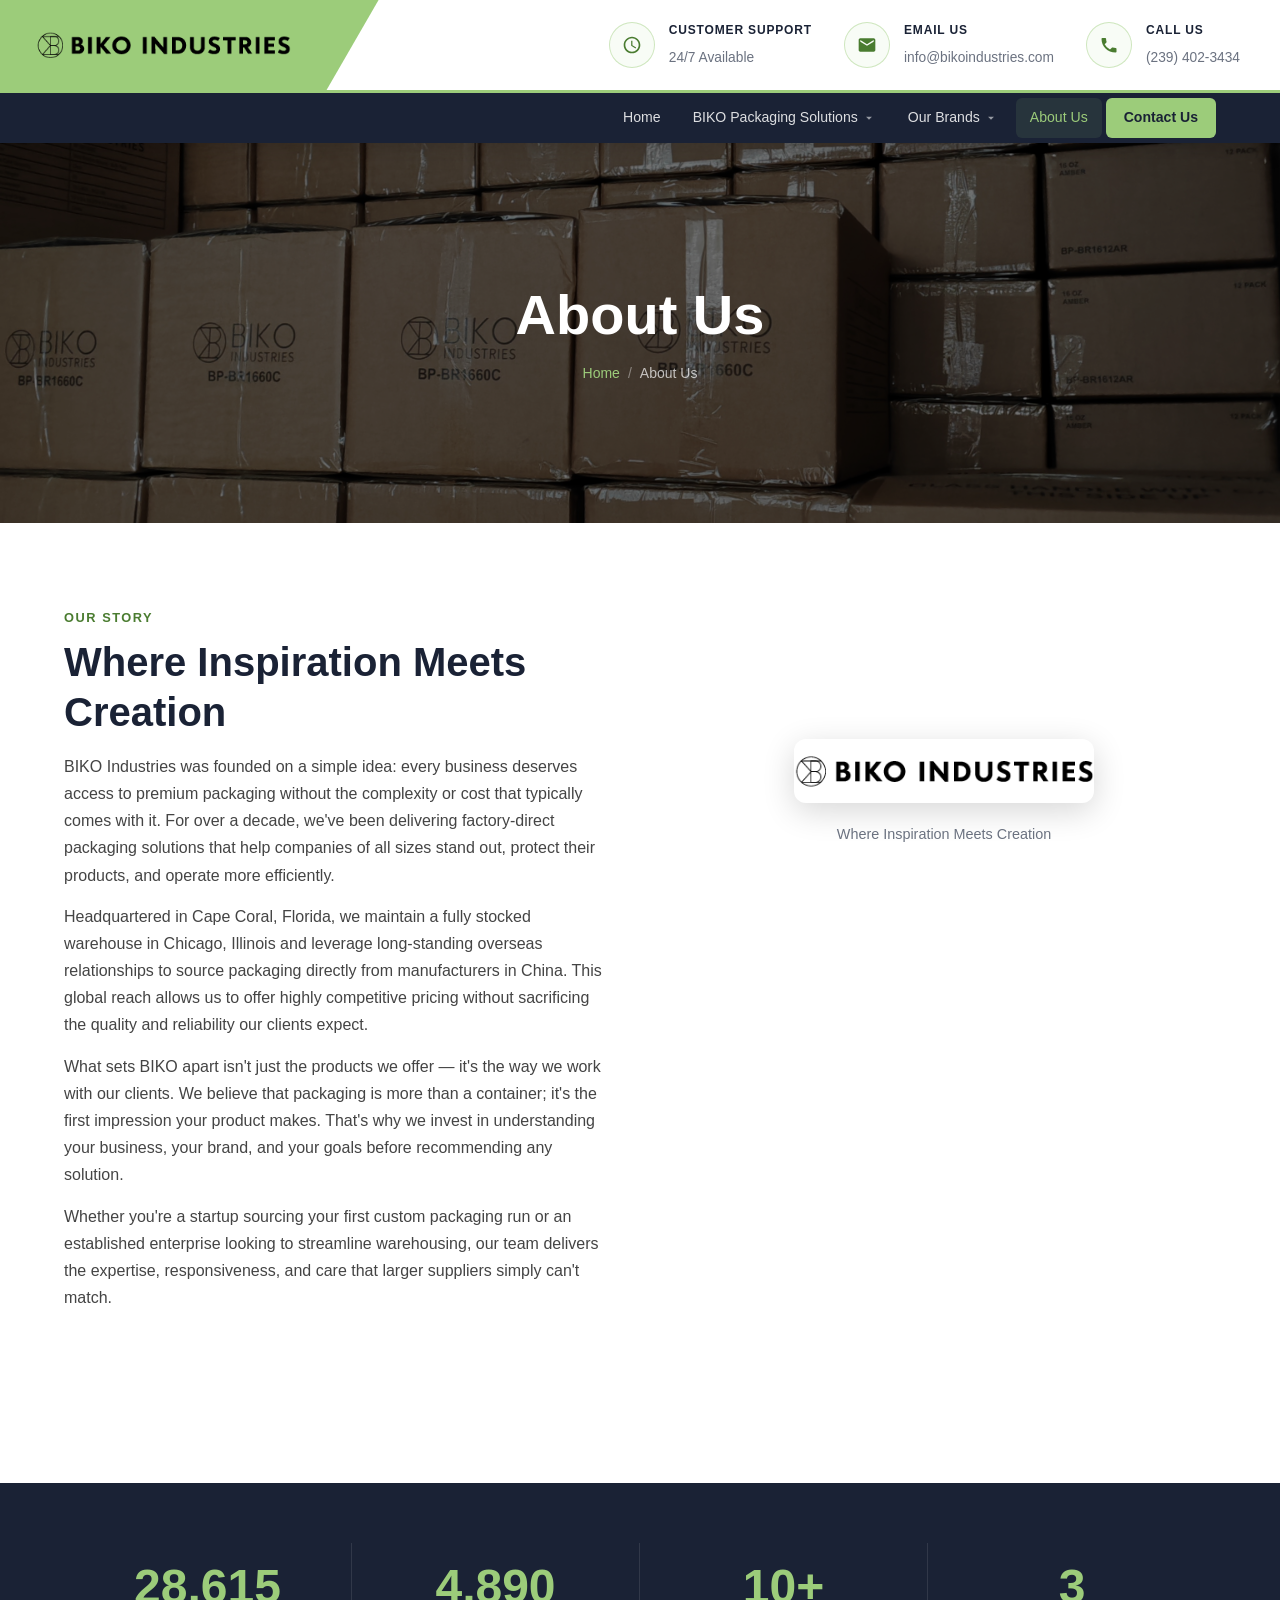
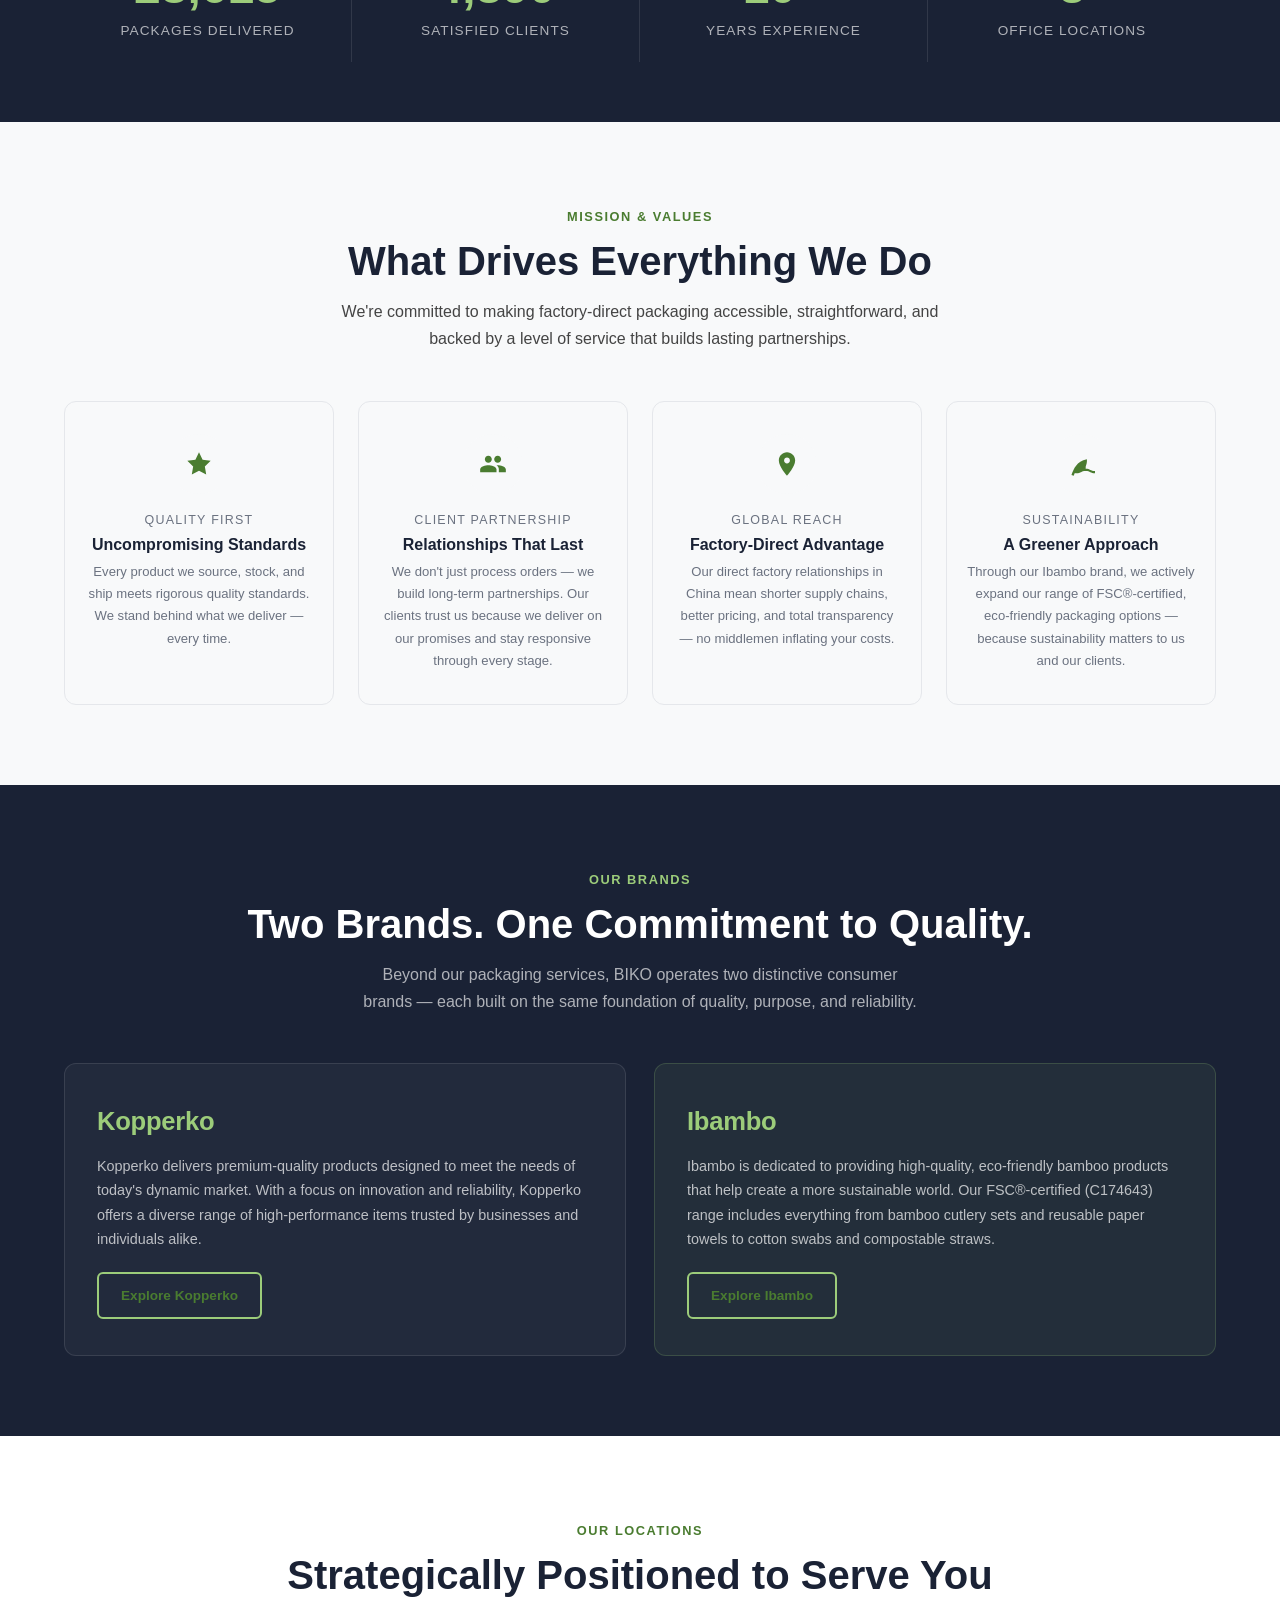
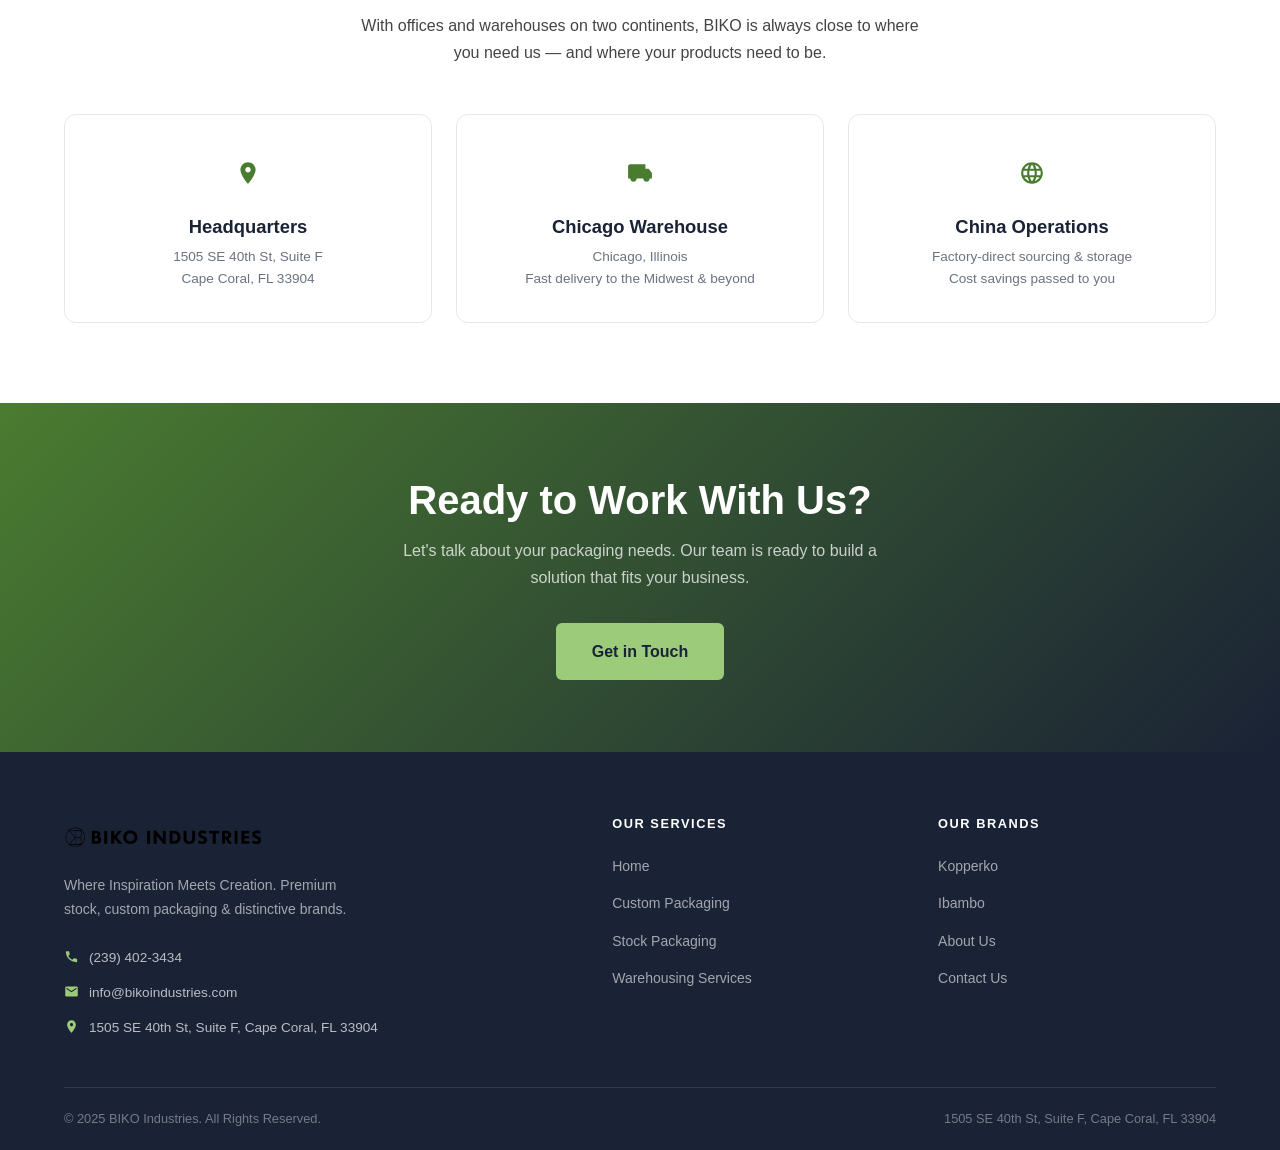
<file: about-us.html>
<!DOCTYPE html>
<html lang="en">
<head>
  <meta charset="UTF-8" />
  <meta name="viewport" content="width=device-width, initial-scale=1.0" />
  <meta http-equiv="Content-Security-Policy" content="default-src 'self'; script-src 'self' 'unsafe-inline' https://unpkg.com; style-src 'self' 'unsafe-inline' https://fonts.googleapis.com; font-src https://fonts.gstatic.com; img-src 'self' data:; form-action https://formspree.io 'self'; connect-src 'self' https://formspree.io; base-uri 'self'; object-src 'none';" />
  <meta name="referrer" content="strict-origin-when-cross-origin" />
  <title>About Us — BIKO Industries</title>
  <meta name="description" content="BIKO Industries is a factory-direct packaging provider with 10+ years of experience serving clients across the US. Based in Cape Coral, FL with warehouses in Chicago and China." />
  <link rel="preconnect" href="https://fonts.googleapis.com" />
  <link rel="preconnect" href="https://fonts.gstatic.com" crossorigin />
  <link href="https://fonts.googleapis.com/css2?family=Poppins:wght@600;700;800&family=Inter:wght@400;500;600&display=swap" rel="stylesheet" />
  <link rel="stylesheet" href="css/style.css" />
  <style>.reveal{opacity:0;transform:translateY(24px);transition:opacity .55s ease,transform .55s ease}.reveal.revealed{opacity:1;transform:none}</style>
</head>
<body>

  <header class="site-header">
    <div class="header-top">
      <div class="header-logo-wrap">
        <a class="nav-logo" href="index.html"><img src="biko/300X70-01.png" alt="BIKO Industries" onerror="this.style.display='none';this.nextElementSibling.style.display='block'"/><span style="display:none"><em>BIKO</em> Industries</span></a>
      </div>
      <div class="header-contact">
        <div class="header-contact-item"><div class="header-contact-icon"><svg viewBox="0 0 24 24"><path d="M12 2C6.48 2 2 6.48 2 12s4.48 10 10 10 10-4.48 10-10S17.52 2 12 2zm0 18c-4.41 0-8-3.59-8-8s3.59-8 8-8 8 3.59 8 8-3.59 8-8 8zm.5-13H11v6l5.25 3.15.75-1.23-4.5-2.67V7z"/></svg></div><div><strong>Customer Support</strong><span>24/7 Available</span></div></div>
        <div class="header-contact-item"><div class="header-contact-icon"><svg viewBox="0 0 24 24"><path d="M20 4H4c-1.1 0-2 .9-2 2v12c0 1.1.9 2 2 2h16c1.1 0 2-.9 2-2V6c0-1.1-.9-2-2-2zm0 4-8 5-8-5V6l8 5 8-5v2z"/></svg></div><div><strong>Email Us</strong><a href="mailto:info@bikoindustries.com">info@bikoindustries.com</a></div></div>
        <div class="header-contact-item"><div class="header-contact-icon"><svg viewBox="0 0 24 24"><path d="M6.62 10.79a15.05 15.05 0 0 0 6.59 6.59l2.2-2.2c.27-.27.67-.36 1.02-.24 1.12.37 2.33.57 3.57.57.55 0 1 .45 1 1V20c0 .55-.45 1-1 1C10.29 21 3 13.71 3 4.5c0-.55.45-1 1-1H7.5c.55 0 1 .45 1 1 0 1.25.2 2.45.57 3.57.11.35.03.74-.24 1.02l-2.21 2.2z"/></svg></div><div><strong>Call Us</strong><a href="tel:2394023434">(239) 402-3434</a></div></div>
      </div>
      <button class="nav-toggle" aria-label="Toggle menu"><span></span><span></span><span></span></button>
    </div>
    <div class="header-nav">
      <div class="container">
        <ul class="nav-menu">
          <li class="nav-item"><a class="nav-link" href="index.html">Home</a></li>
          <li class="nav-item"><a class="nav-link" href="#" data-dropdown>BIKO Packaging Solutions <svg viewBox="0 0 24 24"><path d="M7 10l5 5 5-5z"/></svg></a><ul class="nav-dropdown"><li><a href="custom-packaging.html">Custom Packaging</a></li><li><a href="stock-packaging.html">Stock Packaging</a></li><li><a href="warehousing-services.html">Warehousing Services</a></li></ul></li>
          <li class="nav-item"><a class="nav-link" href="#" data-dropdown>Our Brands <svg viewBox="0 0 24 24"><path d="M7 10l5 5 5-5z"/></svg></a><ul class="nav-dropdown"><li><a href="kopperko.html">Kopperko</a></li><li><a href="ibambo.html">Ibambo</a></li></ul></li>
          <li class="nav-item"><a class="nav-link active" href="about-us.html">About Us</a></li>
          <li class="nav-item"><a class="nav-link nav-cta" href="contact.html">Contact Us</a></li>
        </ul>
      </div>
    </div>
  </header>

  <div class="page-hero">
    <div class="page-hero-bg" style="background-image:url('biko/a87f33f1d3f2514bb2ea8d81f110f7d.jpg')"></div>
    <div class="page-hero-content">
      <h1>About Us</h1>
      <nav class="breadcrumb"><a href="index.html">Home</a><span class="breadcrumb-sep">/</span><span>About Us</span></nav>
    </div>
  </div>

  <!-- STORY SECTION -->
  <section class="section bg-white">
    <div class="container">
      <div class="service-content-grid reveal">
        <div>
          <span class="eyebrow">Our Story</span>
          <h2>Where Inspiration Meets Creation</h2>
          <p style="margin:16px 0 14px;">BIKO Industries was founded on a simple idea: every business deserves access to premium packaging without the complexity or cost that typically comes with it. For over a decade, we've been delivering factory-direct packaging solutions that help companies of all sizes stand out, protect their products, and operate more efficiently.</p>
          <p style="margin-bottom:14px;">Headquartered in Cape Coral, Florida, we maintain a fully stocked warehouse in Chicago, Illinois and leverage long-standing overseas relationships to source packaging directly from manufacturers in China. This global reach allows us to offer highly competitive pricing without sacrificing the quality and reliability our clients expect.</p>
          <p style="margin-bottom:14px;">What sets BIKO apart isn't just the products we offer — it's the way we work with our clients. We believe that packaging is more than a container; it's the first impression your product makes. That's why we invest in understanding your business, your brand, and your goals before recommending any solution.</p>
          <p style="margin-bottom:28px;">Whether you're a startup sourcing your first custom packaging run or an established enterprise looking to streamline warehousing, our team delivers the expertise, responsiveness, and care that larger suppliers simply can't match.</p>
        </div>
        <div style="display:flex;flex-direction:column;align-items:center;justify-content:flex-start;gap:20px;padding-top:8.5rem;">
          <img src="biko/300X70-01.png" alt="BIKO Industries" style="max-width:300px;width:100%;height:auto;" onerror="this.style.display='none';this.nextElementSibling.style.display='block'" />
          <span style="display:none;font-family:var(--font-head);font-size:2rem;font-weight:800;color:var(--dark);"><em style="color:var(--green-deep);font-style:normal;">BIKO</em> Industries</span>
          <p style="font-size:.9rem;color:var(--gray);text-align:center;max-width:280px;line-height:1.6;margin:0;">Where Inspiration Meets Creation</p>
        </div>
      </div>
    </div>
  </section>

  <!-- STATS -->
  <section class="stats-section">
    <div class="container">
      <div class="stats-grid">
        <div class="stat-item"><div class="stat-number" data-target="81294">0</div><div class="stat-label">Packages Delivered</div></div>
        <div class="stat-item"><div class="stat-number" data-target="13893">0</div><div class="stat-label">Satisfied Clients</div></div>
        <div class="stat-item"><div class="stat-number">10+</div><div class="stat-label">Years Experience</div></div>
        <div class="stat-item"><div class="stat-number">3</div><div class="stat-label">Office Locations</div></div>
      </div>
    </div>
  </section>

  <!-- MISSION & VALUES -->
  <section class="section bg-light">
    <div class="container">
      <div class="section-header centered reveal">
        <span class="eyebrow">Mission &amp; Values</span>
        <h2>What Drives Everything We Do</h2>
        <p style="max-width:600px;margin:0 auto;">We're committed to making factory-direct packaging accessible, straightforward, and backed by a level of service that builds lasting partnerships.</p>
      </div>
      <div class="ops-grid" style="margin-top:40px;">
        <div class="op-card reveal">
          <div class="op-icon"><svg viewBox="0 0 24 24"><path d="M12 2l3.09 6.26L22 9.27l-5 4.87 1.18 6.88L12 17.77l-6.18 3.25L7 14.14 2 9.27l6.91-1.01L12 2z"/></svg></div>
          <div class="op-subtitle">Quality First</div>
          <h4>Uncompromising Standards</h4>
          <p style="font-size:.82rem;margin-top:6px;color:var(--gray)">Every product we source, stock, and ship meets rigorous quality standards. We stand behind what we deliver — every time.</p>
        </div>
        <div class="op-card reveal">
          <div class="op-icon"><svg viewBox="0 0 24 24"><path d="M16 11c1.66 0 2.99-1.34 2.99-3S17.66 5 16 5c-1.66 0-3 1.34-3 3s1.34 3 3 3zm-8 0c1.66 0 2.99-1.34 2.99-3S9.66 5 8 5C6.34 5 5 6.34 5 8s1.34 3 3 3zm0 2c-2.33 0-7 1.17-7 3.5V19h14v-2.5c0-2.33-4.67-3.5-7-3.5zm8 0c-.29 0-.62.02-.97.05 1.16.84 1.97 1.97 1.97 3.45V19h6v-2.5c0-2.33-4.67-3.5-7-3.5z"/></svg></div>
          <div class="op-subtitle">Client Partnership</div>
          <h4>Relationships That Last</h4>
          <p style="font-size:.82rem;margin-top:6px;color:var(--gray)">We don't just process orders — we build long-term partnerships. Our clients trust us because we deliver on our promises and stay responsive through every stage.</p>
        </div>
        <div class="op-card reveal">
          <div class="op-icon"><svg viewBox="0 0 24 24"><path d="M12 2C8.13 2 5 5.13 5 9c0 5.25 7 13 7 13s7-7.75 7-13c0-3.87-3.13-7-7-7zm0 9.5c-1.38 0-2.5-1.12-2.5-2.5s1.12-2.5 2.5-2.5 2.5 1.12 2.5 2.5-1.12 2.5-2.5 2.5z"/></svg></div>
          <div class="op-subtitle">Global Reach</div>
          <h4>Factory-Direct Advantage</h4>
          <p style="font-size:.82rem;margin-top:6px;color:var(--gray)">Our direct factory relationships in China mean shorter supply chains, better pricing, and total transparency — no middlemen inflating your costs.</p>
        </div>
        <div class="op-card reveal">
          <div class="op-icon"><svg viewBox="0 0 24 24"><path d="M17 8C8 10 5.9 16.17 3.82 21.34L5.71 22l1-2.3A4.49 4.49 0 0 0 8 20c4 0 4-2 8-2s4 2 8 2v-2c-4 0-4-2-8-2c0-.67.04-1.34.09-2C17.6 10.65 17 8 17 8z"/></svg></div>
          <div class="op-subtitle">Sustainability</div>
          <h4>A Greener Approach</h4>
          <p style="font-size:.82rem;margin-top:6px;color:var(--gray)">Through our Ibambo brand, we actively expand our range of FSC®-certified, eco-friendly packaging options — because sustainability matters to us and our clients.</p>
        </div>
      </div>
    </div>
  </section>

  <!-- OUR BRANDS -->
  <section class="section bg-dark">
    <div class="container">
      <div class="section-header centered reveal">
        <span class="eyebrow" style="color:var(--green)">Our Brands</span>
        <h2 class="text-white">Two Brands. One Commitment to Quality.</h2>
        <p style="color:rgba(255,255,255,.65);max-width:560px;margin:0 auto;">Beyond our packaging services, BIKO operates two distinctive consumer brands — each built on the same foundation of quality, purpose, and reliability.</p>
      </div>
      <div style="display:grid;grid-template-columns:1fr 1fr;gap:28px;margin-top:44px;" class="reveal">
        <div style="background:rgba(255,255,255,.04);border:1px solid rgba(255,255,255,.1);border-radius:var(--radius-lg);padding:36px 32px;">
          <div style="font-size:1.6rem;font-weight:800;color:var(--green);font-family:var(--font-head);letter-spacing:-.01em;margin-bottom:10px;">Kopperko</div>
          <p style="color:rgba(255,255,255,.7);font-size:.9rem;line-height:1.7;margin-bottom:20px;">Kopperko delivers premium-quality products designed to meet the needs of today's dynamic market. With a focus on innovation and reliability, Kopperko offers a diverse range of high-performance items trusted by businesses and individuals alike.</p>
          <a href="kopperko.html" class="btn btn-outline" style="font-size:.85rem;padding:10px 22px;">Explore Kopperko</a>
        </div>
        <div style="background:rgba(156,204,122,.07);border:1px solid rgba(156,204,122,.2);border-radius:var(--radius-lg);padding:36px 32px;">
          <div style="font-size:1.6rem;font-weight:800;color:var(--green);font-family:var(--font-head);letter-spacing:-.01em;margin-bottom:10px;">Ibambo</div>
          <p style="color:rgba(255,255,255,.7);font-size:.9rem;line-height:1.7;margin-bottom:20px;">Ibambo is dedicated to providing high-quality, eco-friendly bamboo products that help create a more sustainable world. Our FSC®-certified (C174643) range includes everything from bamboo cutlery sets and reusable paper towels to cotton swabs and compostable straws.</p>
          <a href="ibambo.html" class="btn btn-outline" style="font-size:.85rem;padding:10px 22px;">Explore Ibambo</a>
        </div>
      </div>
    </div>
  </section>

  <!-- LOCATIONS -->
  <section class="section bg-white">
    <div class="container">
      <div class="section-header centered reveal">
        <span class="eyebrow">Our Locations</span>
        <h2>Strategically Positioned to Serve You</h2>
        <p style="max-width:580px;margin:0 auto;">With offices and warehouses on two continents, BIKO is always close to where you need us — and where your products need to be.</p>
      </div>
      <div style="display:grid;grid-template-columns:repeat(3,1fr);gap:24px;margin-top:44px;" class="reveal">
        <div style="text-align:center;padding:32px 24px;border:1px solid var(--border);border-radius:var(--radius-lg);">
          <div style="width:52px;height:52px;background:var(--green-light);border-radius:50%;display:flex;align-items:center;justify-content:center;margin:0 auto 16px;">
            <svg viewBox="0 0 24 24" style="width:26px;height:26px;fill:var(--green-deep)"><path d="M12 2C8.13 2 5 5.13 5 9c0 5.25 7 13 7 13s7-7.75 7-13c0-3.87-3.13-7-7-7zm0 9.5c-1.38 0-2.5-1.12-2.5-2.5s1.12-2.5 2.5-2.5 2.5 1.12 2.5 2.5-1.12 2.5-2.5 2.5z"/></svg>
          </div>
          <h4 style="margin-bottom:8px;">Headquarters</h4>
          <p style="font-size:.85rem;color:var(--gray);line-height:1.6;">1505 SE 40th St, Suite F<br>Cape Coral, FL 33904</p>
        </div>
        <div style="text-align:center;padding:32px 24px;border:1px solid var(--border);border-radius:var(--radius-lg);">
          <div style="width:52px;height:52px;background:var(--green-light);border-radius:50%;display:flex;align-items:center;justify-content:center;margin:0 auto 16px;">
            <svg viewBox="0 0 24 24" style="width:26px;height:26px;fill:var(--green-deep)"><path d="M20 8h-3V4H3c-1.1 0-2 .9-2 2v11h2c0 1.66 1.34 3 3 3s3-1.34 3-3h6c0 1.66 1.34 3 3 3s3-1.34 3-3h2v-5l-3-4z"/></svg>
          </div>
          <h4 style="margin-bottom:8px;">Chicago Warehouse</h4>
          <p style="font-size:.85rem;color:var(--gray);line-height:1.6;">Chicago, Illinois<br>Fast delivery to the Midwest &amp; beyond</p>
        </div>
        <div style="text-align:center;padding:32px 24px;border:1px solid var(--border);border-radius:var(--radius-lg);">
          <div style="width:52px;height:52px;background:var(--green-light);border-radius:50%;display:flex;align-items:center;justify-content:center;margin:0 auto 16px;">
            <svg viewBox="0 0 24 24" style="width:26px;height:26px;fill:var(--green-deep)"><path d="M11.99 2C6.47 2 2 6.48 2 12s4.47 10 9.99 10C17.52 22 22 17.52 22 12S17.52 2 11.99 2zm6.93 6h-2.95c-.32-1.25-.78-2.45-1.38-3.56 1.84.63 3.37 1.91 4.33 3.56zM12 4.04c.83 1.2 1.48 2.53 1.91 3.96h-3.82c.43-1.43 1.08-2.76 1.91-3.96zM4.26 14C4.1 13.36 4 12.69 4 12s.1-1.36.26-2h3.38c-.08.66-.14 1.32-.14 2s.06 1.34.14 2H4.26zm.82 2h2.95c.32 1.25.78 2.45 1.38 3.56-1.84-.63-3.37-1.9-4.33-3.56zm2.95-8H5.08c.96-1.66 2.49-2.93 4.33-3.56C8.81 5.55 8.35 6.75 8.03 8zM12 19.96c-.83-1.2-1.48-2.53-1.91-3.96h3.82c-.43 1.43-1.08 2.76-1.91 3.96zM14.34 14H9.66c-.09-.66-.16-1.32-.16-2s.07-1.35.16-2h4.68c.09.65.16 1.32.16 2s-.07 1.34-.16 2zm.25 5.56c.6-1.11 1.06-2.31 1.38-3.56h2.95c-.96 1.65-2.49 2.93-4.33 3.56zM16.36 14c.08-.66.14-1.32.14-2s-.06-1.34-.14-2h3.38c.16.64.26 1.31.26 2s-.1 1.36-.26 2h-3.38z"/></svg>
          </div>
          <h4 style="margin-bottom:8px;">China Operations</h4>
          <p style="font-size:.85rem;color:var(--gray);line-height:1.6;">Factory-direct sourcing &amp; storage<br>Cost savings passed to you</p>
        </div>
      </div>
    </div>
  </section>

  <section class="cta-banner">
    <div class="container reveal">
      <h2>Ready to Work With Us?</h2>
      <p>Let's talk about your packaging needs. Our team is ready to build a solution that fits your business.</p>
      <a href="contact.html" class="btn btn-primary" style="font-size:1rem;padding:15px 36px;">Get in Touch</a>
    </div>
  </section>

  <footer class="site-footer">
    <div class="container">
      <div class="footer-grid">
        <div class="footer-brand">
          <a class="footer-logo" href="index.html"><img src="biko/300X70-01.png" alt="BIKO Industries" style="margin-bottom:8px;" onerror="this.style.display='none';this.nextElementSibling.style.display='block'"/><span style="display:none"><em>BIKO</em> Industries</span></a>
          <p>Where Inspiration Meets Creation. Premium stock, custom packaging &amp; distinctive brands.</p>
          <ul class="footer-contact-list">
            <li><svg viewBox="0 0 24 24"><path d="M6.62 10.79a15.05 15.05 0 0 0 6.59 6.59l2.2-2.2c.27-.27.67-.36 1.02-.24 1.12.37 2.33.57 3.57.57.55 0 1 .45 1 1V20c0 .55-.45 1-1 1C10.29 21 3 13.71 3 4.5c0-.55.45-1 1-1H7.5c.55 0 1 .45 1 1 0 1.25.2 2.45.57 3.57.11.35.03.74-.24 1.02l-2.21 2.2z"/></svg><a href="tel:2394023434">(239) 402-3434</a></li>
            <li><svg viewBox="0 0 24 24"><path d="M20 4H4c-1.1 0-2 .9-2 2v12c0 1.1.9 2 2 2h16c1.1 0 2-.9 2-2V6c0-1.1-.9-2-2-2zm0 4-8 5-8-5V6l8 5 8-5v2z"/></svg><a href="mailto:info@bikoindustries.com">info@bikoindustries.com</a></li>
            <li><svg viewBox="0 0 24 24"><path d="M12 2C8.13 2 5 5.13 5 9c0 5.25 7 13 7 13s7-7.75 7-13c0-3.87-3.13-7-7-7zm0 9.5c-1.38 0-2.5-1.12-2.5-2.5s1.12-2.5 2.5-2.5 2.5 1.12 2.5 2.5-1.12 2.5-2.5 2.5z"/></svg><span>1505 SE 40th St, Suite F, Cape Coral, FL 33904</span></li>
          </ul>
        </div>
        <div class="footer-col"><h4>Our Services</h4><ul class="footer-links"><li><a href="index.html">Home</a></li><li><a href="custom-packaging.html">Custom Packaging</a></li><li><a href="stock-packaging.html">Stock Packaging</a></li><li><a href="warehousing-services.html">Warehousing Services</a></li></ul></div>
        <div class="footer-col"><h4>Our Brands</h4><ul class="footer-links"><li><a href="kopperko.html">Kopperko</a></li><li><a href="ibambo.html">Ibambo</a></li><li><a href="about-us.html">About Us</a></li><li><a href="contact.html">Contact Us</a></li></ul></div>
      </div>
      <div class="footer-bottom"><span>&copy; 2025 BIKO Industries. All Rights Reserved.</span><span>1505 SE 40th St, Suite F, Cape Coral, FL 33904</span></div>
    </div>
  </footer>
  <script src="js/main.js"></script>
</body>
</html>
</file>
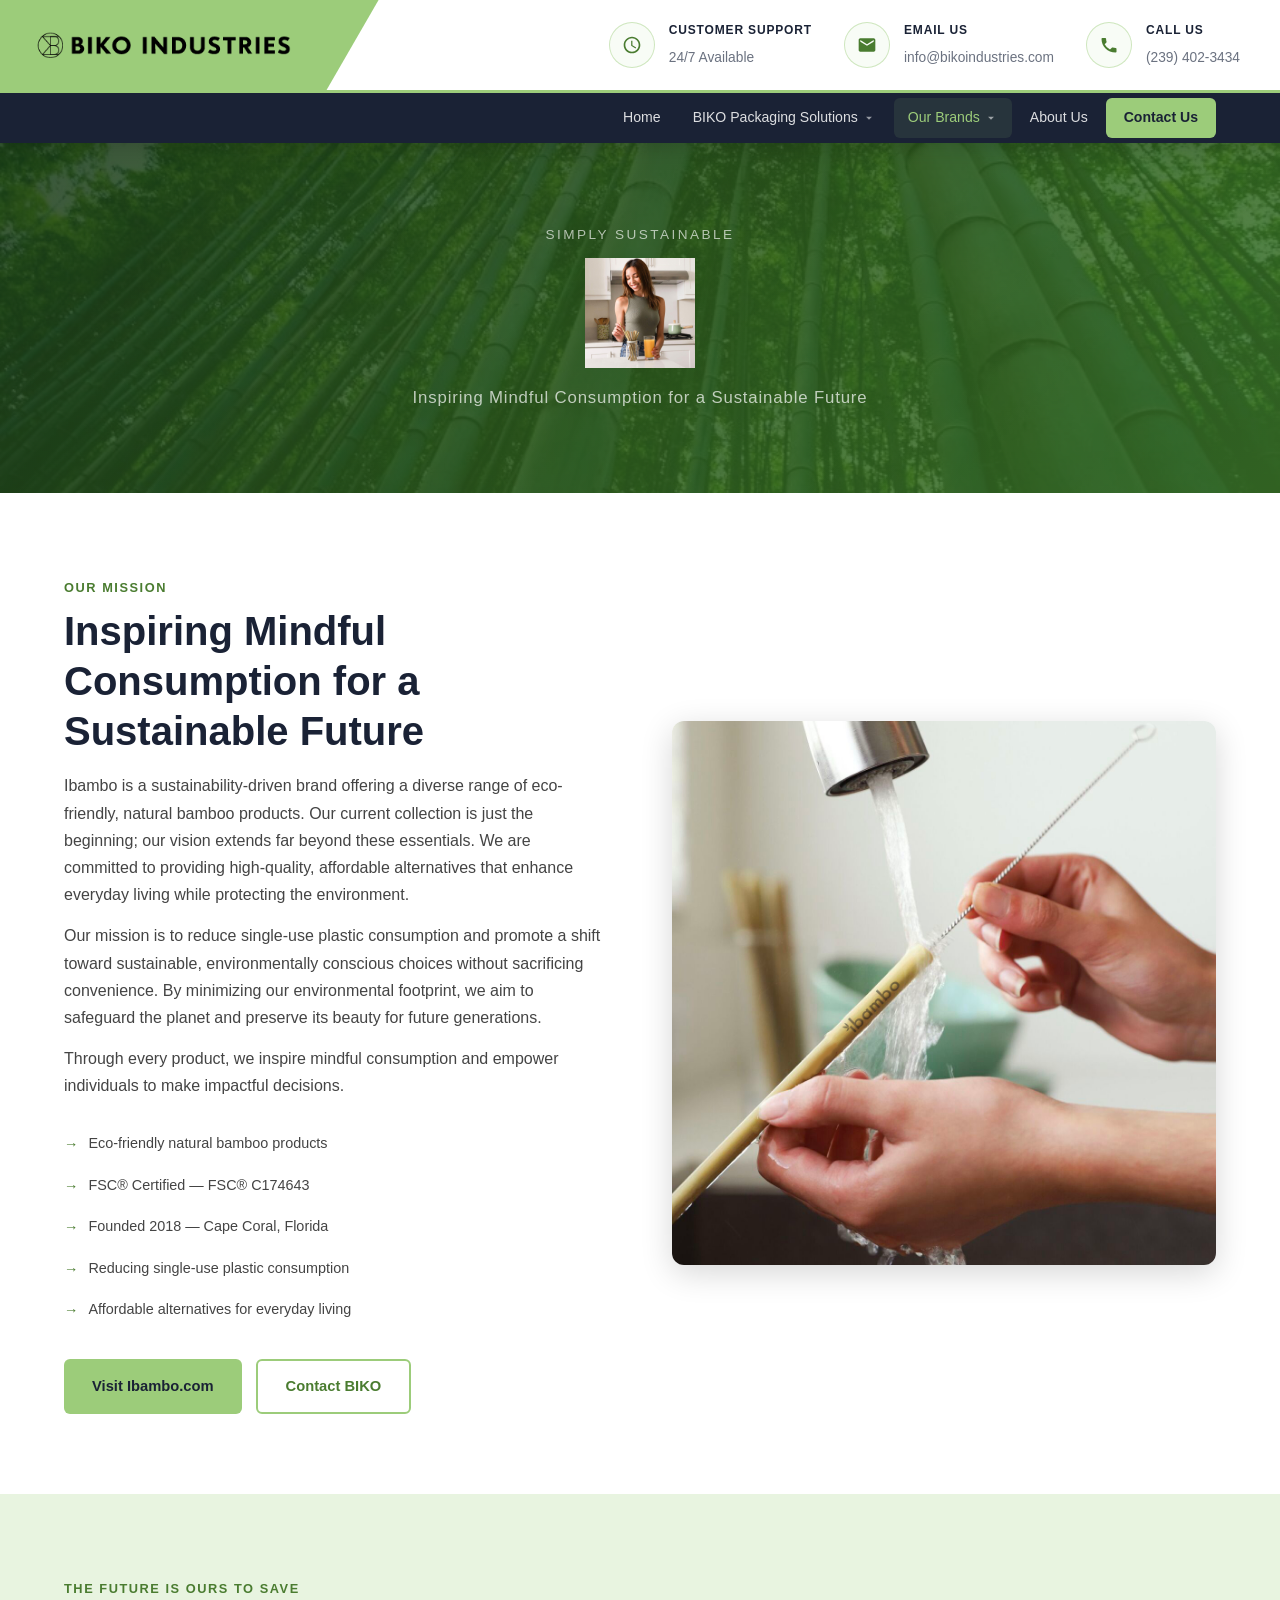
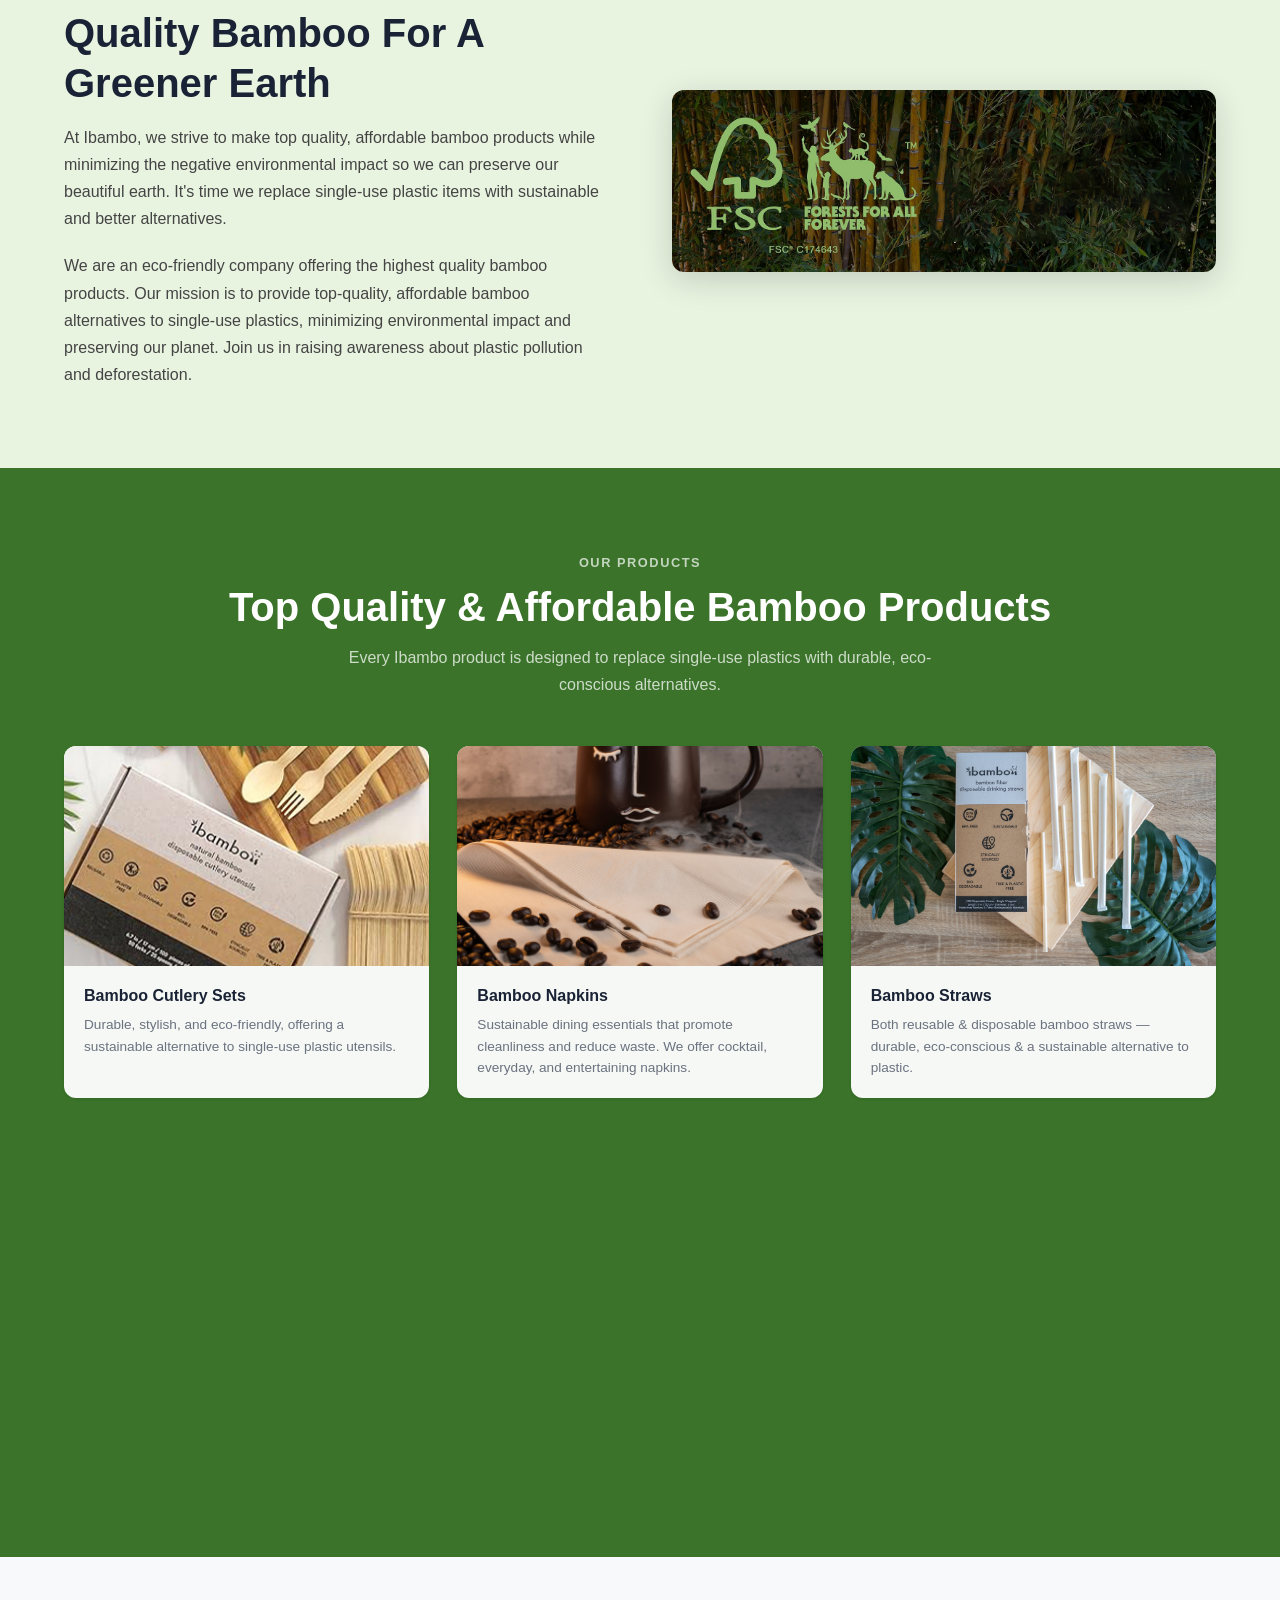
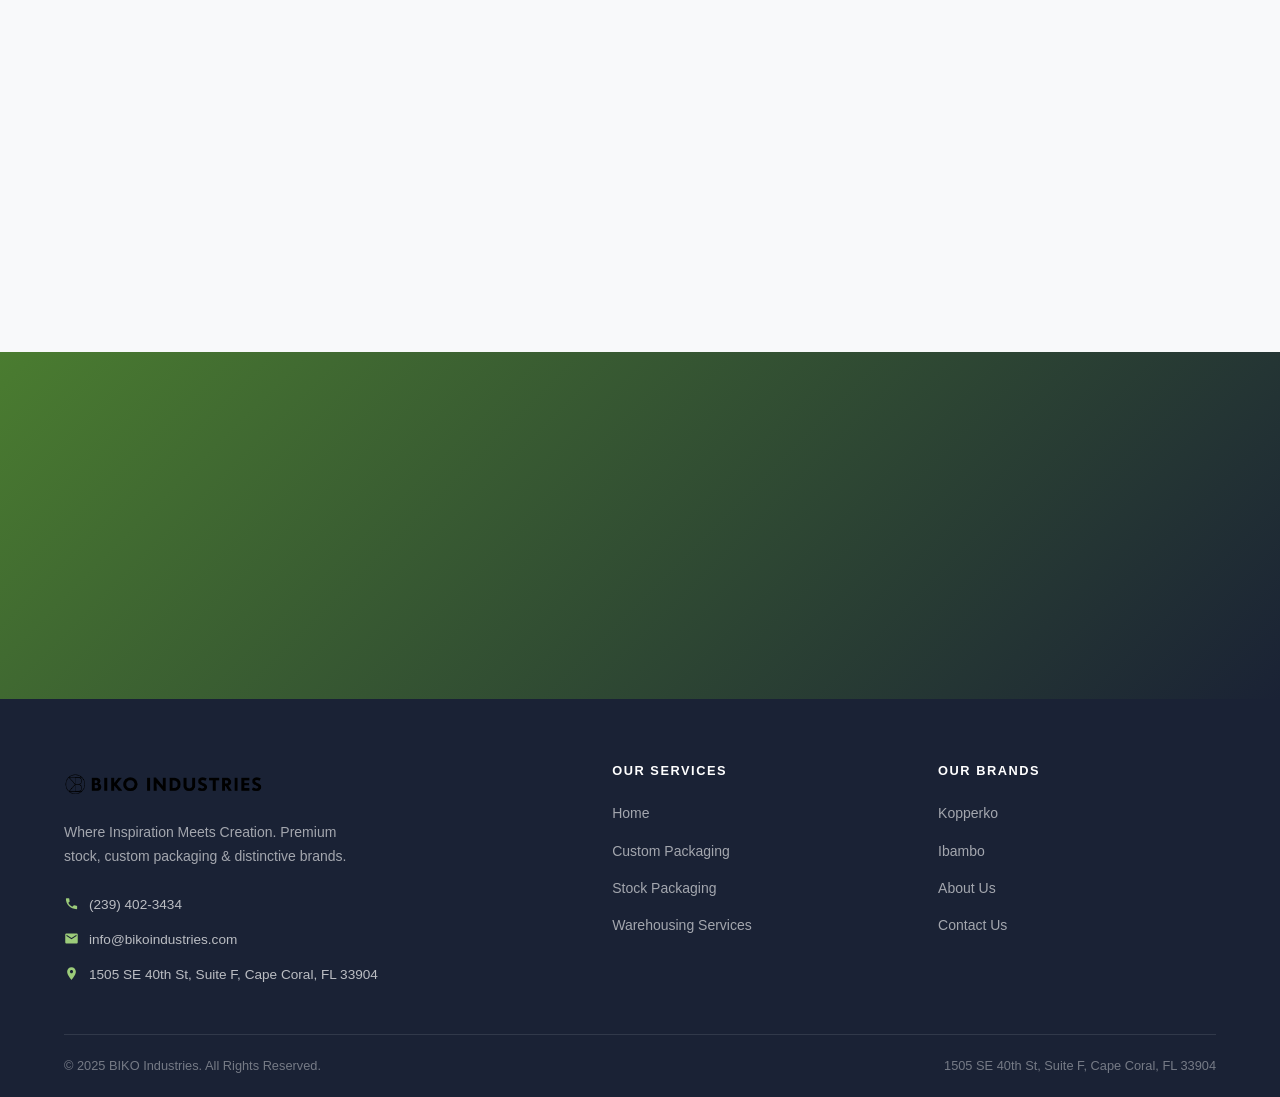
<file: ibambo.html>
<!DOCTYPE html>
<html lang="en">
<head>
  <meta charset="UTF-8" />
  <meta name="viewport" content="width=device-width, initial-scale=1.0" />
  <meta http-equiv="Content-Security-Policy" content="default-src 'self'; script-src 'self' 'unsafe-inline' https://unpkg.com; style-src 'self' 'unsafe-inline' https://fonts.googleapis.com; font-src https://fonts.gstatic.com; img-src 'self' data:; form-action https://formspree.io 'self'; connect-src 'self' https://formspree.io; base-uri 'self'; object-src 'none';" />
  <meta name="referrer" content="strict-origin-when-cross-origin" />
  <title>Ibambo — Simply Sustainable | BIKO Industries</title>
  <meta name="description" content="Ibambo is a sustainability-driven brand offering high-quality, affordable eco-friendly bamboo products. Founded in 2018 in Cape Coral, Florida. FSC® Certified." />
  <link rel="preconnect" href="https://fonts.googleapis.com" />
  <link rel="preconnect" href="https://fonts.gstatic.com" crossorigin />
  <link href="https://fonts.googleapis.com/css2?family=Poppins:wght@600;700;800&family=Inter:wght@400;500;600&display=swap" rel="stylesheet" />
  <link rel="stylesheet" href="css/style.css" />
  <style>
    .reveal{opacity:0;transform:translateY(24px);transition:opacity .55s ease,transform .55s ease}.reveal.revealed{opacity:1;transform:none}
    .ibambo-hero {
      background: linear-gradient(135deg, #1a3a1a 0%, #2d5a1e 50%, #3a7329 100%);
      padding: 80px 0;
      text-align: center;
      position: relative;
      overflow: hidden;
    }
    .ibambo-hero::before {
      content: '';
      position: absolute; inset: 0;
      background: url('biko/bamboo-tree.webp') center/cover no-repeat;
      opacity: .15;
    }
    .ibambo-hero-content { position: relative; z-index: 1; }
  </style>
</head>
<body>

  <header class="site-header">
    <div class="header-top">
      <div class="header-logo-wrap">
        <a class="nav-logo" href="index.html"><img src="biko/300X70-01.png" alt="BIKO Industries" onerror="this.style.display='none';this.nextElementSibling.style.display='block'"/><span style="display:none"><em>BIKO</em> Industries</span></a>
      </div>
      <div class="header-contact">
        <div class="header-contact-item"><div class="header-contact-icon"><svg viewBox="0 0 24 24"><path d="M12 2C6.48 2 2 6.48 2 12s4.48 10 10 10 10-4.48 10-10S17.52 2 12 2zm0 18c-4.41 0-8-3.59-8-8s3.59-8 8-8 8 3.59 8 8-3.59 8-8 8zm.5-13H11v6l5.25 3.15.75-1.23-4.5-2.67V7z"/></svg></div><div><strong>Customer Support</strong><span>24/7 Available</span></div></div>
        <div class="header-contact-item"><div class="header-contact-icon"><svg viewBox="0 0 24 24"><path d="M20 4H4c-1.1 0-2 .9-2 2v12c0 1.1.9 2 2 2h16c1.1 0 2-.9 2-2V6c0-1.1-.9-2-2-2zm0 4-8 5-8-5V6l8 5 8-5v2z"/></svg></div><div><strong>Email Us</strong><a href="mailto:info@bikoindustries.com">info@bikoindustries.com</a></div></div>
        <div class="header-contact-item"><div class="header-contact-icon"><svg viewBox="0 0 24 24"><path d="M6.62 10.79a15.05 15.05 0 0 0 6.59 6.59l2.2-2.2c.27-.27.67-.36 1.02-.24 1.12.37 2.33.57 3.57.57.55 0 1 .45 1 1V20c0 .55-.45 1-1 1C10.29 21 3 13.71 3 4.5c0-.55.45-1 1-1H7.5c.55 0 1 .45 1 1 0 1.25.2 2.45.57 3.57.11.35.03.74-.24 1.02l-2.21 2.2z"/></svg></div><div><strong>Call Us</strong><a href="tel:2394023434">(239) 402-3434</a></div></div>
      </div>
      <button class="nav-toggle" aria-label="Toggle menu"><span></span><span></span><span></span></button>
    </div>
    <div class="header-nav">
      <div class="container">
        <ul class="nav-menu">
          <li class="nav-item"><a class="nav-link" href="index.html">Home</a></li>
          <li class="nav-item"><a class="nav-link" href="#" data-dropdown>BIKO Packaging Solutions <svg viewBox="0 0 24 24"><path d="M7 10l5 5 5-5z"/></svg></a><ul class="nav-dropdown"><li><a href="custom-packaging.html">Custom Packaging</a></li><li><a href="stock-packaging.html">Stock Packaging</a></li><li><a href="warehousing-services.html">Warehousing Services</a></li></ul></li>
          <li class="nav-item"><a class="nav-link active" href="#" data-dropdown>Our Brands <svg viewBox="0 0 24 24"><path d="M7 10l5 5 5-5z"/></svg></a><ul class="nav-dropdown"><li><a href="kopperko.html">Kopperko</a></li><li><a href="ibambo.html">Ibambo</a></li></ul></li>
          <li class="nav-item"><a class="nav-link" href="about-us.html">About Us</a></li>
          <li class="nav-item"><a class="nav-link nav-cta" href="contact.html">Contact Us</a></li>
        </ul>
      </div>
    </div>
  </header>

  <!-- BRAND HERO -->
  <div class="ibambo-hero">
    <div class="ibambo-hero-content">
      <p style="color:rgba(255,255,255,.65);font-size:.85rem;letter-spacing:.18em;text-transform:uppercase;margin-bottom:12px;">Simply Sustainable</p>
      <img class="brand-hero-logo" src="biko/ib-block-1.jpg" alt="Ibambo" style="max-height:110px;margin:0 auto 16px;" onerror="this.style.display='none';this.nextElementSibling.style.display='block'" /><h1 style="display:none;color:var(--white);font-size:clamp(2.4rem,6vw,4rem);margin-bottom:8px;">ibambo</h1>
      <p style="color:rgba(255,255,255,.7);font-size:1.05rem;letter-spacing:.05em;">Inspiring Mindful Consumption for a Sustainable Future</p>
    </div>
  </div>

  <!-- MISSION -->
  <section class="section bg-white">
    <div class="container">
      <div class="brand-content-grid reveal">
        <div>
          <span class="eyebrow">Our Mission</span>
          <h2>Inspiring Mindful Consumption for a Sustainable Future</h2>
          <p style="margin:16px 0 14px;">Ibambo is a sustainability-driven brand offering a diverse range of eco-friendly, natural bamboo products. Our current collection is just the beginning; our vision extends far beyond these essentials. We are committed to providing high-quality, affordable alternatives that enhance everyday living while protecting the environment.</p>
          <p style="margin-bottom:14px;">Our mission is to reduce single-use plastic consumption and promote a shift toward sustainable, environmentally conscious choices without sacrificing convenience. By minimizing our environmental footprint, we aim to safeguard the planet and preserve its beauty for future generations.</p>
          <p style="margin-bottom:24px;">Through every product, we inspire mindful consumption and empower individuals to make impactful decisions.</p>
          <ul class="brand-bullets">
            <li>Eco-friendly natural bamboo products</li>
            <li>FSC® Certified — FSC® C174643</li>
            <li>Founded 2018 — Cape Coral, Florida</li>
            <li>Reducing single-use plastic consumption</li>
            <li>Affordable alternatives for everyday living</li>
          </ul>
          <div style="margin-top:28px;display:flex;gap:14px;flex-wrap:wrap;">
            <a href="https://www.ibambo.com" class="btn btn-primary" target="_blank" rel="noopener">Visit Ibambo.com</a>
            <a href="contact.html" class="btn btn-outline">Contact BIKO</a>
          </div>
        </div>
        <div>
          <img src="biko/BK-8IN10P-%20Alt3.jpg" alt="Ibambo reusable bamboo straw lifestyle" style="border-radius:var(--radius-lg);" />
        </div>
      </div>
    </div>
  </section>

  <!-- QUALITY SECTION -->
  <section class="section" style="background:#e8f4e0;">
    <div class="container">
      <div class="brand-content-grid reverse reveal">
        <div>
          <img src="biko/bamboo-banner.png" alt="Ibambo bamboo products lifestyle" style="border-radius:var(--radius-lg);" />
        </div>
        <div>
          <span class="eyebrow">The Future Is Ours To Save</span>
          <h2>Quality Bamboo For A Greener Earth</h2>
          <p style="margin:16px 0 20px;">At Ibambo, we strive to make top quality, affordable bamboo products while minimizing the negative environmental impact so we can preserve our beautiful earth. It's time we replace single-use plastic items with sustainable and better alternatives.</p>
          <p>We are an eco-friendly company offering the highest quality bamboo products. Our mission is to provide top-quality, affordable bamboo alternatives to single-use plastics, minimizing environmental impact and preserving our planet. Join us in raising awareness about plastic pollution and deforestation.</p>
        </div>
      </div>
    </div>
  </section>

  <!-- PRODUCTS -->
  <section class="products-section-green">
    <div class="container">
      <div class="section-header centered reveal">
        <span class="eyebrow" style="color:rgba(255,255,255,.7)">Our Products</span>
        <h2 style="color:var(--white)">Top Quality &amp; Affordable Bamboo Products</h2>
        <p style="color:rgba(255,255,255,.75);">Every Ibambo product is designed to replace single-use plastics with durable, eco-conscious alternatives.</p>
      </div>
      <div class="products-grid">
        <div class="product-card reveal">
          <div class="product-card-img"><img src="biko/cuttlery-sets.png" alt="Bamboo Cutlery Sets" /></div>
          <div class="product-card-body">
            <h4>Bamboo Cutlery Sets</h4>
            <p>Durable, stylish, and eco-friendly, offering a sustainable alternative to single-use plastic utensils.</p>
          </div>
        </div>
        <div class="product-card reveal">
          <div class="product-card-img"><img src="biko/life01%282%29.jpg" alt="Bamboo Napkins" /></div>
          <div class="product-card-body">
            <h4>Bamboo Napkins</h4>
            <p>Sustainable dining essentials that promote cleanliness and reduce waste. We offer cocktail, everyday, and entertaining napkins.</p>
          </div>
        </div>
        <div class="product-card reveal">
          <div class="product-card-img"><img src="biko/DSC00299-2.jpg" alt="Bamboo Straws" /></div>
          <div class="product-card-body">
            <h4>Bamboo Straws</h4>
            <p>Both reusable &amp; disposable bamboo straws — durable, eco-conscious &amp; a sustainable alternative to plastic.</p>
          </div>
        </div>
        <div class="product-card reveal">
          <div class="product-card-img"><img src="biko/9_%20PLATE%2003.jpg" alt="Bamboo Paper Plates" /></div>
          <div class="product-card-body">
            <h4>Bamboo Paper Plates</h4>
            <p>Sturdy, biodegradable, and compostable. Available in 7-inch, 9-inch, and 10-inch sizes.</p>
          </div>
        </div>
        <div class="product-card reveal">
          <div class="product-card-img"><img src="biko/Revision02.jpg" alt="Bamboo Cotton Swabs" /></div>
          <div class="product-card-body">
            <h4>Bamboo Cotton Swabs</h4>
            <p>Versatile for cleaning and personal care, in both reusable and disposable options. Standard and baby safety swabs available.</p>
          </div>
        </div>
        <div class="product-card reveal">
          <div class="product-card-img"><img src="biko/paper-towels.png" alt="Bamboo Reusable Paper Towels" /></div>
          <div class="product-card-body">
            <h4>Bamboo Reusable Paper Towels</h4>
            <p>Highly absorbent and sustainable, providing an eco-friendly alternative to conventional paper towels.</p>
          </div>
        </div>
      </div>
    </div>
  </section>

  <!-- FSC CERTIFICATION -->
  <section class="fsc-section">
    <div class="container">
      <div class="fsc-inner reveal">
        <div>
          <img src="biko/bamboo-tree.webp" alt="FSC Certified" style="max-width:180px;border-radius:var(--radius-lg);" />
        </div>
        <div>
          <span class="eyebrow">Certification</span>
          <h3>FSC® Certified</h3>
          <p style="margin:10px 0 6px;">Ibambo is proud to be FSC® Certified (FSC® C174643) — our products come from responsibly managed forests that provide environmental, social, and economic benefits.</p>
          <p style="font-size:.85rem;color:var(--gray);">Forests For All Forever — we're committed to protecting the world's forests for future generations.</p>
        </div>
      </div>
    </div>
  </section>

  <section class="cta-banner">
    <div class="container reveal">
      <h2>Ready to Go Green with Ibambo?</h2>
      <p>Visit Ibambo.com to browse our full eco-friendly product line or contact BIKO Industries for wholesale and distribution inquiries.</p>
      <div style="display:flex;gap:14px;justify-content:center;flex-wrap:wrap;">
        <a href="https://www.ibambo.com" class="btn btn-primary" target="_blank" rel="noopener">Visit Ibambo.com</a>
        <a href="contact.html" class="btn btn-secondary">Wholesale Inquiry</a>
      </div>
    </div>
  </section>

  <footer class="site-footer">
    <div class="container">
      <div class="footer-grid">
        <div class="footer-brand">
          <a class="footer-logo" href="index.html"><img src="biko/300X70-01.png" alt="BIKO Industries" style="margin-bottom:8px;" onerror="this.style.display='none';this.nextElementSibling.style.display='block'"/><span style="display:none"><em>BIKO</em> Industries</span></a>
          <p>Where Inspiration Meets Creation. Premium stock, custom packaging &amp; distinctive brands.</p>
          <ul class="footer-contact-list">
            <li><svg viewBox="0 0 24 24"><path d="M6.62 10.79a15.05 15.05 0 0 0 6.59 6.59l2.2-2.2c.27-.27.67-.36 1.02-.24 1.12.37 2.33.57 3.57.57.55 0 1 .45 1 1V20c0 .55-.45 1-1 1C10.29 21 3 13.71 3 4.5c0-.55.45-1 1-1H7.5c.55 0 1 .45 1 1 0 1.25.2 2.45.57 3.57.11.35.03.74-.24 1.02l-2.21 2.2z"/></svg><a href="tel:2394023434">(239) 402-3434</a></li>
            <li><svg viewBox="0 0 24 24"><path d="M20 4H4c-1.1 0-2 .9-2 2v12c0 1.1.9 2 2 2h16c1.1 0 2-.9 2-2V6c0-1.1-.9-2-2-2zm0 4-8 5-8-5V6l8 5 8-5v2z"/></svg><a href="mailto:info@bikoindustries.com">info@bikoindustries.com</a></li>
            <li><svg viewBox="0 0 24 24"><path d="M12 2C8.13 2 5 5.13 5 9c0 5.25 7 13 7 13s7-7.75 7-13c0-3.87-3.13-7-7-7zm0 9.5c-1.38 0-2.5-1.12-2.5-2.5s1.12-2.5 2.5-2.5 2.5 1.12 2.5 2.5-1.12 2.5-2.5 2.5z"/></svg><span>1505 SE 40th St, Suite F, Cape Coral, FL 33904</span></li>
          </ul>
        </div>
        <div class="footer-col"><h4>Our Services</h4><ul class="footer-links"><li><a href="index.html">Home</a></li><li><a href="custom-packaging.html">Custom Packaging</a></li><li><a href="stock-packaging.html">Stock Packaging</a></li><li><a href="warehousing-services.html">Warehousing Services</a></li></ul></div>
        <div class="footer-col"><h4>Our Brands</h4><ul class="footer-links"><li><a href="kopperko.html">Kopperko</a></li><li><a href="ibambo.html">Ibambo</a></li><li><a href="about-us.html">About Us</a></li><li><a href="contact.html">Contact Us</a></li></ul></div>
      </div>
      <div class="footer-bottom"><span>&copy; 2025 BIKO Industries. All Rights Reserved.</span><span>1505 SE 40th St, Suite F, Cape Coral, FL 33904</span></div>
    </div>
  </footer>
  <script src="js/main.js"></script>
</body>
</html>
</file>
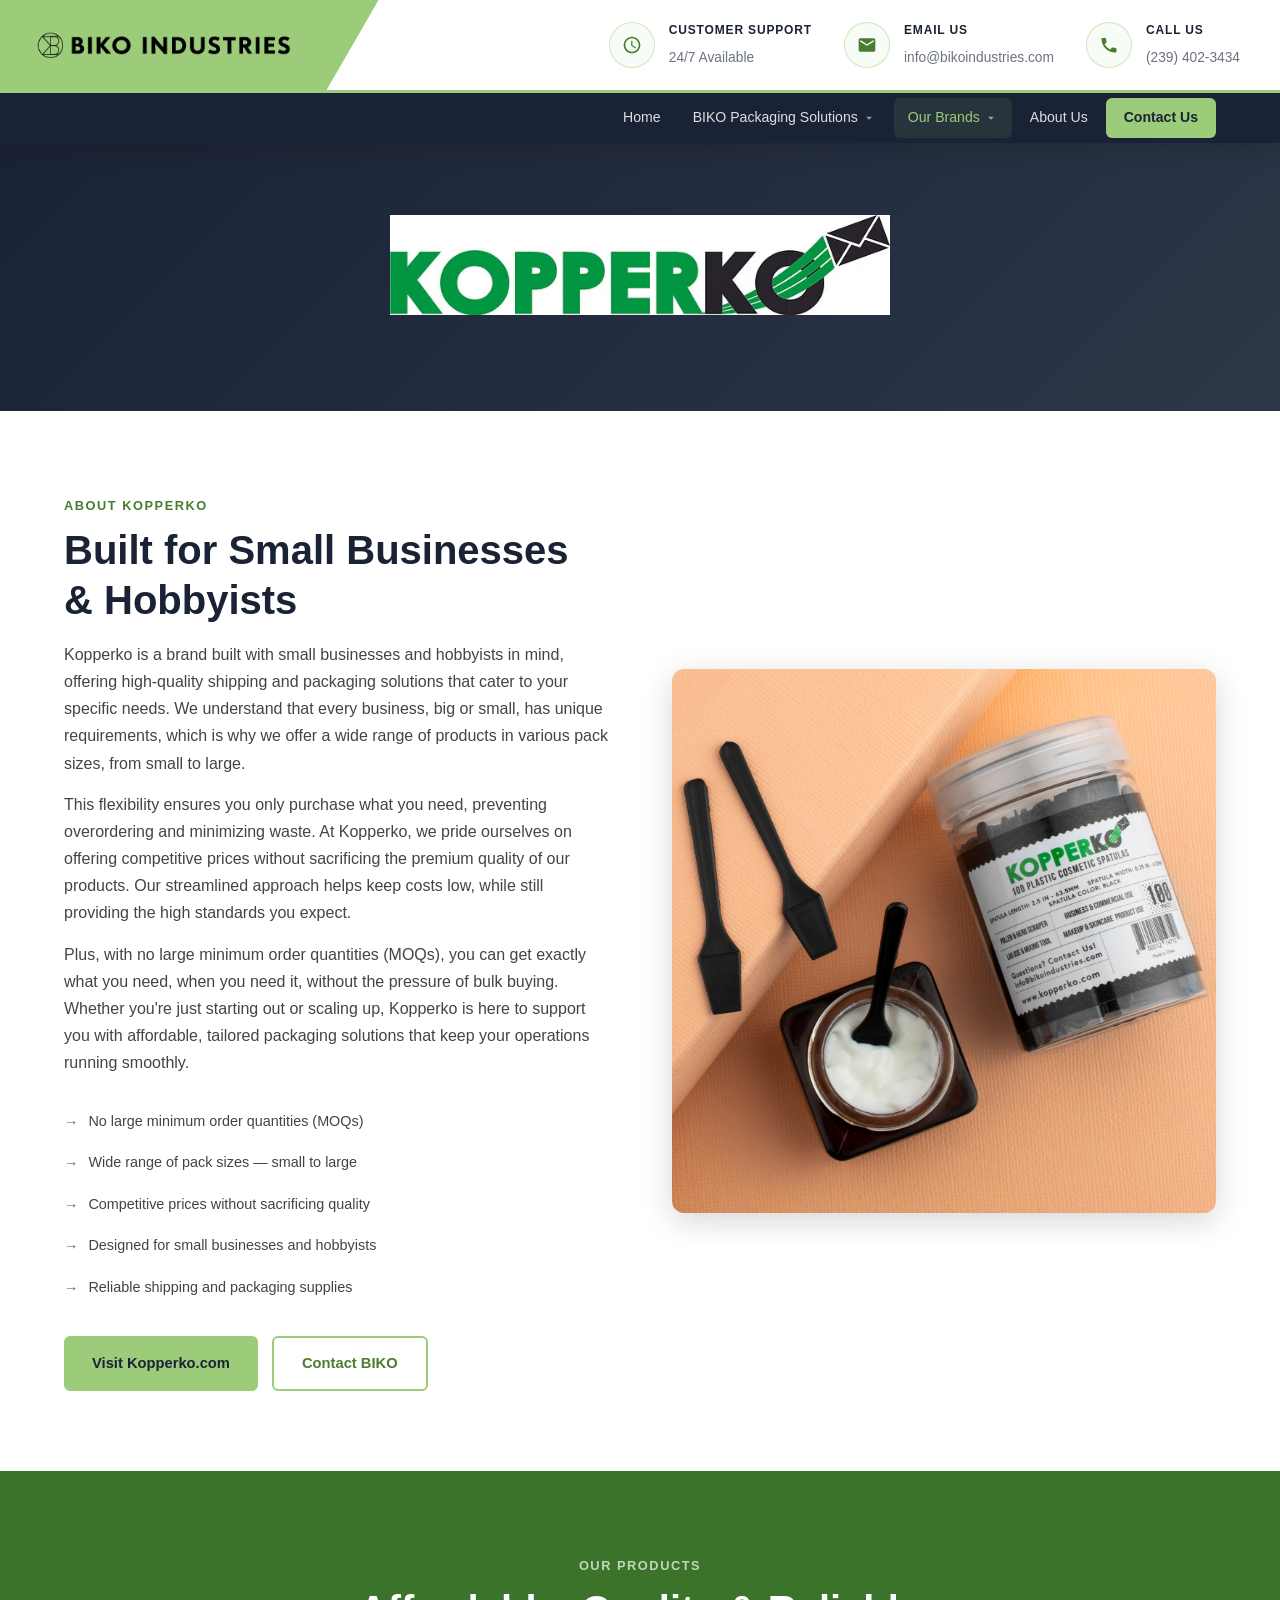
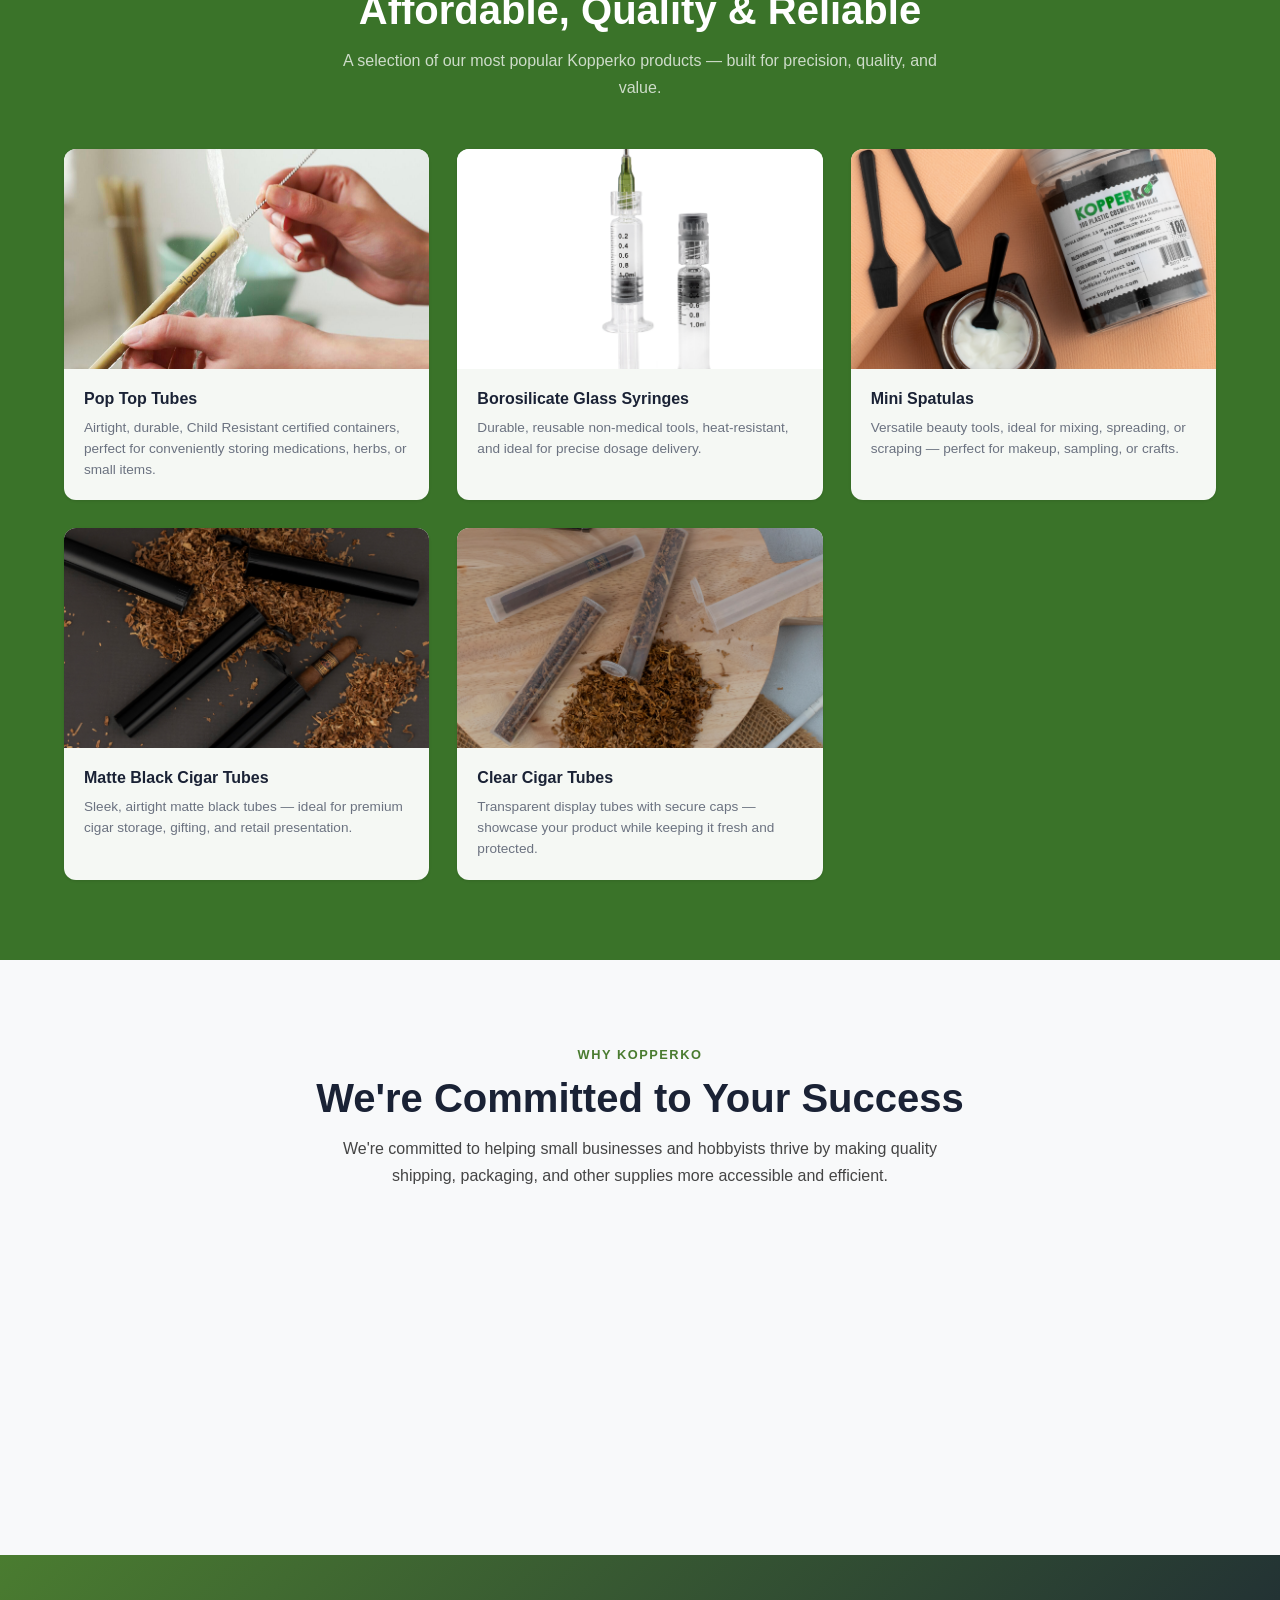
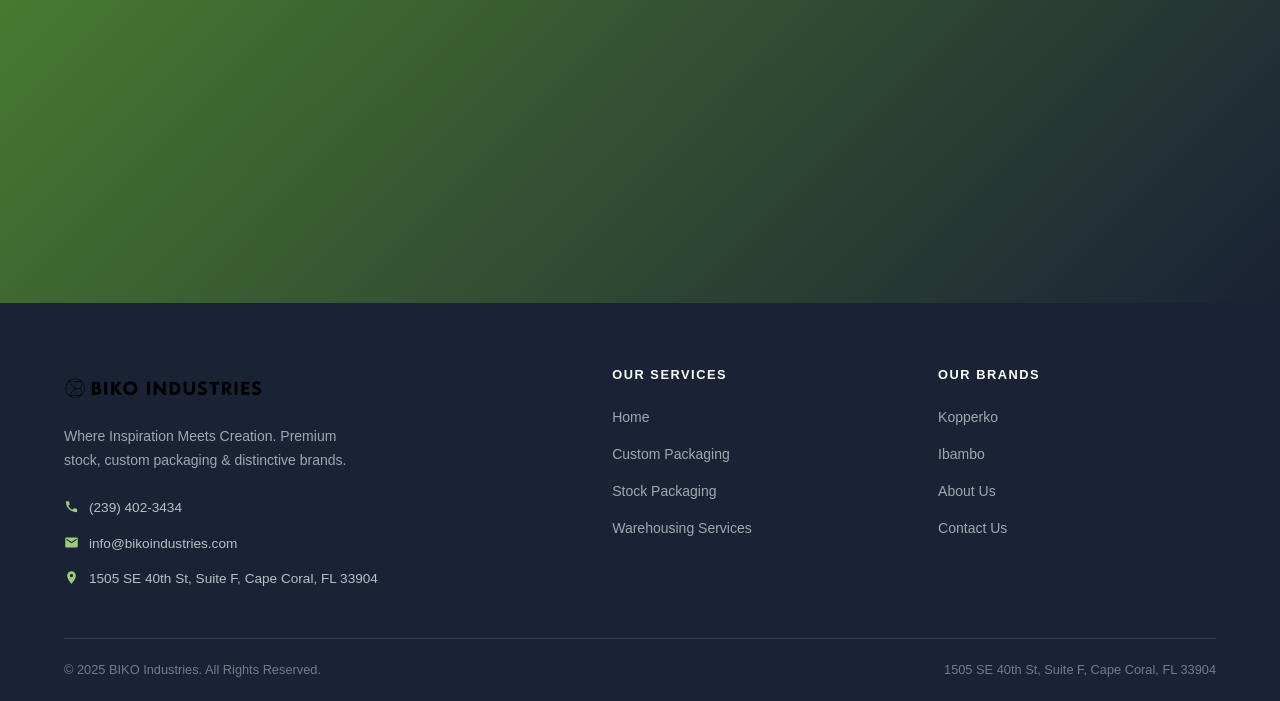
<file: kopperko.html>
<!DOCTYPE html>
<html lang="en">
<head>
  <meta charset="UTF-8" />
  <meta name="viewport" content="width=device-width, initial-scale=1.0" />
  <meta http-equiv="Content-Security-Policy" content="default-src 'self'; script-src 'self' 'unsafe-inline' https://unpkg.com; style-src 'self' 'unsafe-inline' https://fonts.googleapis.com; font-src https://fonts.gstatic.com; img-src 'self' data:; form-action https://formspree.io 'self'; connect-src 'self' https://formspree.io; base-uri 'self'; object-src 'none';" />
  <meta name="referrer" content="strict-origin-when-cross-origin" />
  <title>Kopperko — Affordable, Quality &amp; Reliable | BIKO Industries</title>
  <meta name="description" content="Kopperko is built for small businesses and hobbyists — high-quality shipping and packaging supplies with no large minimum order quantities." />
  <link rel="preconnect" href="https://fonts.googleapis.com" />
  <link rel="preconnect" href="https://fonts.gstatic.com" crossorigin />
  <link href="https://fonts.googleapis.com/css2?family=Poppins:wght@600;700;800&family=Inter:wght@400;500;600&display=swap" rel="stylesheet" />
  <link rel="stylesheet" href="css/style.css" />
  <style>.reveal{opacity:0;transform:translateY(24px);transition:opacity .55s ease,transform .55s ease}.reveal.revealed{opacity:1;transform:none}</style>
</head>
<body>

  <header class="site-header">
    <div class="header-top">
      <div class="header-logo-wrap">
        <a class="nav-logo" href="index.html"><img src="biko/300X70-01.png" alt="BIKO Industries" onerror="this.style.display='none';this.nextElementSibling.style.display='block'"/><span style="display:none"><em>BIKO</em> Industries</span></a>
      </div>
      <div class="header-contact">
        <div class="header-contact-item"><div class="header-contact-icon"><svg viewBox="0 0 24 24"><path d="M12 2C6.48 2 2 6.48 2 12s4.48 10 10 10 10-4.48 10-10S17.52 2 12 2zm0 18c-4.41 0-8-3.59-8-8s3.59-8 8-8 8 3.59 8 8-3.59 8-8 8zm.5-13H11v6l5.25 3.15.75-1.23-4.5-2.67V7z"/></svg></div><div><strong>Customer Support</strong><span>24/7 Available</span></div></div>
        <div class="header-contact-item"><div class="header-contact-icon"><svg viewBox="0 0 24 24"><path d="M20 4H4c-1.1 0-2 .9-2 2v12c0 1.1.9 2 2 2h16c1.1 0 2-.9 2-2V6c0-1.1-.9-2-2-2zm0 4-8 5-8-5V6l8 5 8-5v2z"/></svg></div><div><strong>Email Us</strong><a href="mailto:info@bikoindustries.com">info@bikoindustries.com</a></div></div>
        <div class="header-contact-item"><div class="header-contact-icon"><svg viewBox="0 0 24 24"><path d="M6.62 10.79a15.05 15.05 0 0 0 6.59 6.59l2.2-2.2c.27-.27.67-.36 1.02-.24 1.12.37 2.33.57 3.57.57.55 0 1 .45 1 1V20c0 .55-.45 1-1 1C10.29 21 3 13.71 3 4.5c0-.55.45-1 1-1H7.5c.55 0 1 .45 1 1 0 1.25.2 2.45.57 3.57.11.35.03.74-.24 1.02l-2.21 2.2z"/></svg></div><div><strong>Call Us</strong><a href="tel:2394023434">(239) 402-3434</a></div></div>
      </div>
      <button class="nav-toggle" aria-label="Toggle menu"><span></span><span></span><span></span></button>
    </div>
    <div class="header-nav">
      <div class="container">
        <ul class="nav-menu">
          <li class="nav-item"><a class="nav-link" href="index.html">Home</a></li>
          <li class="nav-item"><a class="nav-link" href="#" data-dropdown>BIKO Packaging Solutions <svg viewBox="0 0 24 24"><path d="M7 10l5 5 5-5z"/></svg></a><ul class="nav-dropdown"><li><a href="custom-packaging.html">Custom Packaging</a></li><li><a href="stock-packaging.html">Stock Packaging</a></li><li><a href="warehousing-services.html">Warehousing Services</a></li></ul></li>
          <li class="nav-item"><a class="nav-link active" href="#" data-dropdown>Our Brands <svg viewBox="0 0 24 24"><path d="M7 10l5 5 5-5z"/></svg></a><ul class="nav-dropdown"><li><a href="kopperko.html">Kopperko</a></li><li><a href="ibambo.html">Ibambo</a></li></ul></li>
          <li class="nav-item"><a class="nav-link" href="about-us.html">About Us</a></li>
          <li class="nav-item"><a class="nav-link nav-cta" href="contact.html">Contact Us</a></li>
        </ul>
      </div>
    </div>
  </header>

  <!-- BRAND HERO -->
  <div class="brand-hero kopperko">
    <div class="container">
      <img class="brand-hero-logo" src="biko/a86c37_00245191d53845629a0380cfbe4f3d90mv2.jpg" alt="Kopperko Logo" onerror="this.style.display='none'" />
    </div>
  </div>

  <!-- BRAND INTRO -->
  <section class="section bg-white">
    <div class="container">
      <div class="brand-content-grid reveal">
        <div>
          <span class="eyebrow">About Kopperko</span>
          <h2>Built for Small Businesses &amp; Hobbyists</h2>
          <p style="margin:16px 0 14px;">Kopperko is a brand built with small businesses and hobbyists in mind, offering high-quality shipping and packaging solutions that cater to your specific needs. We understand that every business, big or small, has unique requirements, which is why we offer a wide range of products in various pack sizes, from small to large.</p>
          <p style="margin-bottom:14px;">This flexibility ensures you only purchase what you need, preventing overordering and minimizing waste. At Kopperko, we pride ourselves on offering competitive prices without sacrificing the premium quality of our products. Our streamlined approach helps keep costs low, while still providing the high standards you expect.</p>
          <p style="margin-bottom:24px;">Plus, with no large minimum order quantities (MOQs), you can get exactly what you need, when you need it, without the pressure of bulk buying. Whether you're just starting out or scaling up, Kopperko is here to support you with affordable, tailored packaging solutions that keep your operations running smoothly.</p>
          <ul class="brand-bullets">
            <li>No large minimum order quantities (MOQs)</li>
            <li>Wide range of pack sizes — small to large</li>
            <li>Competitive prices without sacrificing quality</li>
            <li>Designed for small businesses and hobbyists</li>
            <li>Reliable shipping and packaging supplies</li>
          </ul>
          <div style="margin-top:28px;display:flex;gap:14px;flex-wrap:wrap;">
            <a href="https://www.kopperko.com" class="btn btn-primary" target="_blank" rel="noopener">Visit Kopperko.com</a>
            <a href="contact.html" class="btn btn-outline">Contact BIKO</a>
          </div>
        </div>
        <div>
          <img src="biko/08.jpg" alt="Kopperko cosmetic spatulas" />
        </div>
      </div>
    </div>
  </section>

  <!-- PRODUCTS -->
  <section class="products-section-green">
    <div class="container">
      <div class="section-header centered reveal">
        <span class="eyebrow" style="color:rgba(255,255,255,.7)">Our Products</span>
        <h2 style="color:var(--white)">Affordable, Quality &amp; Reliable</h2>
        <p style="color:rgba(255,255,255,.75);">A selection of our most popular Kopperko products — built for precision, quality, and value.</p>
      </div>
      <div class="products-grid">
        <div class="product-card reveal">
          <div class="product-card-img">
            <img src="biko/BK-8IN10P-%20Alt3.jpg" alt="Pop Top Tubes" />
          </div>
          <div class="product-card-body">
            <h4>Pop Top Tubes</h4>
            <p>Airtight, durable, Child Resistant certified containers, perfect for conveniently storing medications, herbs, or small items.</p>
          </div>
        </div>
        <div class="product-card reveal">
          <div class="product-card-img">
            <img src="biko/BK-101P%20ALT1%20%286%29.jpg" alt="Borosilicate Glass Syringes" />
          </div>
          <div class="product-card-body">
            <h4>Borosilicate Glass Syringes</h4>
            <p>Durable, reusable non-medical tools, heat-resistant, and ideal for precise dosage delivery.</p>
          </div>
        </div>
        <div class="product-card reveal">
          <div class="product-card-img">
            <img src="biko/08.jpg" alt="Mini Spatulas" />
          </div>
          <div class="product-card-body">
            <h4>Mini Spatulas</h4>
            <p>Versatile beauty tools, ideal for mixing, spreading, or scraping — perfect for makeup, sampling, or crafts.</p>
          </div>
        </div>
        <div class="product-card reveal">
          <div class="product-card-img">
            <img src="biko/B06.jpg" alt="Matte Black Cigar Tubes" />
          </div>
          <div class="product-card-body">
            <h4>Matte Black Cigar Tubes</h4>
            <p>Sleek, airtight matte black tubes — ideal for premium cigar storage, gifting, and retail presentation.</p>
          </div>
        </div>
        <div class="product-card reveal">
          <div class="product-card-img">
            <img src="biko/C05.jpg" alt="Clear Cigar Tubes" />
          </div>
          <div class="product-card-body">
            <h4>Clear Cigar Tubes</h4>
            <p>Transparent display tubes with secure caps — showcase your product while keeping it fresh and protected.</p>
          </div>
        </div>
      </div>
    </div>
  </section>

  <!-- WHY KOPPERKO -->
  <section class="section bg-light">
    <div class="container">
      <div class="section-header centered reveal">
        <span class="eyebrow">Why Kopperko</span>
        <h2>We're Committed to Your Success</h2>
        <p>We're committed to helping small businesses and hobbyists thrive by making quality shipping, packaging, and other supplies more accessible and efficient.</p>
      </div>
      <div class="ops-grid" style="margin-top:40px;">
        <div class="op-card reveal">
          <div class="op-icon"><svg viewBox="0 0 24 24"><path d="M11.8 10.9c-2.27-.59-3-1.2-3-2.15 0-1.09 1.01-1.85 2.7-1.85 1.78 0 2.44.85 2.5 2.1h2.21c-.07-1.72-1.12-3.3-3.21-3.81V3h-3v2.16c-1.94.42-3.5 1.68-3.5 3.61 0 2.31 1.91 3.46 4.7 4.13 2.5.6 3 1.48 3 2.41 0 .69-.49 1.79-2.7 1.79-2.06 0-2.87-.92-2.98-2.1h-2.2c.12 2.19 1.76 3.42 3.68 3.83V21h3v-2.15c1.95-.37 3.5-1.5 3.5-3.55 0-2.84-2.43-3.81-4.7-4.4z"/></svg></div>
          <div class="op-subtitle">Pricing</div>
          <h4>No Large MOQs</h4>
          <p style="font-size:.82rem;color:var(--gray);margin-top:6px;">Buy exactly what you need — no pressure to bulk buy.</p>
        </div>
        <div class="op-card reveal">
          <div class="op-icon"><svg viewBox="0 0 24 24"><path d="M12 1 3 5v6c0 5.55 3.84 10.74 9 12 5.16-1.26 9-6.45 9-12V5l-9-4zm0 10.99h7c-.53 4.12-3.28 7.79-7 8.94V12H5V6.3l7-3.11v8.8z"/></svg></div>
          <div class="op-subtitle">Quality</div>
          <h4>Premium Standards</h4>
          <p style="font-size:.82rem;color:var(--gray);margin-top:6px;">Competitive prices that never sacrifice the quality you expect.</p>
        </div>
        <div class="op-card reveal">
          <div class="op-icon"><svg viewBox="0 0 24 24"><path d="M16 6l2.29 2.29-4.88 4.88-4-4L2 16.59 3.41 18l6-6 4 4 6.3-6.29L22 12V6z"/></svg></div>
          <div class="op-subtitle">Flexibility</div>
          <h4>Multiple Pack Sizes</h4>
          <p style="font-size:.82rem;color:var(--gray);margin-top:6px;">Small to large quantities — scale as your business grows.</p>
        </div>
        <div class="op-card reveal">
          <div class="op-icon"><svg viewBox="0 0 24 24"><path d="M20 2H4c-1.1 0-2 .9-2 2v18l4-4h14c1.1 0 2-.9 2-2V4c0-1.1-.9-2-2-2z"/></svg></div>
          <div class="op-subtitle">Support</div>
          <h4>Dedicated Service</h4>
          <p style="font-size:.82rem;color:var(--gray);margin-top:6px;">Whether starting out or scaling up — we're here to help.</p>
        </div>
      </div>
    </div>
  </section>

  <section class="cta-banner">
    <div class="container reveal">
      <h2>Ready to Shop Kopperko?</h2>
      <p>Visit Kopperko.com to browse our full product catalog or contact BIKO Industries for wholesale inquiries.</p>
      <div style="display:flex;gap:14px;justify-content:center;flex-wrap:wrap;">
        <a href="https://www.kopperko.com" class="btn btn-primary" target="_blank" rel="noopener">Visit Kopperko.com</a>
        <a href="contact.html" class="btn btn-secondary">Wholesale Inquiry</a>
      </div>
    </div>
  </section>

  <footer class="site-footer">
    <div class="container">
      <div class="footer-grid">
        <div class="footer-brand">
          <a class="footer-logo" href="index.html"><img src="biko/300X70-01.png" alt="BIKO Industries" style="margin-bottom:8px;" onerror="this.style.display='none';this.nextElementSibling.style.display='block'"/><span style="display:none"><em>BIKO</em> Industries</span></a>
          <p>Where Inspiration Meets Creation. Premium stock, custom packaging &amp; distinctive brands.</p>
          <ul class="footer-contact-list">
            <li><svg viewBox="0 0 24 24"><path d="M6.62 10.79a15.05 15.05 0 0 0 6.59 6.59l2.2-2.2c.27-.27.67-.36 1.02-.24 1.12.37 2.33.57 3.57.57.55 0 1 .45 1 1V20c0 .55-.45 1-1 1C10.29 21 3 13.71 3 4.5c0-.55.45-1 1-1H7.5c.55 0 1 .45 1 1 0 1.25.2 2.45.57 3.57.11.35.03.74-.24 1.02l-2.21 2.2z"/></svg><a href="tel:2394023434">(239) 402-3434</a></li>
            <li><svg viewBox="0 0 24 24"><path d="M20 4H4c-1.1 0-2 .9-2 2v12c0 1.1.9 2 2 2h16c1.1 0 2-.9 2-2V6c0-1.1-.9-2-2-2zm0 4-8 5-8-5V6l8 5 8-5v2z"/></svg><a href="mailto:info@bikoindustries.com">info@bikoindustries.com</a></li>
            <li><svg viewBox="0 0 24 24"><path d="M12 2C8.13 2 5 5.13 5 9c0 5.25 7 13 7 13s7-7.75 7-13c0-3.87-3.13-7-7-7zm0 9.5c-1.38 0-2.5-1.12-2.5-2.5s1.12-2.5 2.5-2.5 2.5 1.12 2.5 2.5-1.12 2.5-2.5 2.5z"/></svg><span>1505 SE 40th St, Suite F, Cape Coral, FL 33904</span></li>
          </ul>
        </div>
        <div class="footer-col"><h4>Our Services</h4><ul class="footer-links"><li><a href="index.html">Home</a></li><li><a href="custom-packaging.html">Custom Packaging</a></li><li><a href="stock-packaging.html">Stock Packaging</a></li><li><a href="warehousing-services.html">Warehousing Services</a></li></ul></div>
        <div class="footer-col"><h4>Our Brands</h4><ul class="footer-links"><li><a href="kopperko.html">Kopperko</a></li><li><a href="ibambo.html">Ibambo</a></li><li><a href="about-us.html">About Us</a></li><li><a href="contact.html">Contact Us</a></li></ul></div>
      </div>
      <div class="footer-bottom"><span>&copy; 2025 BIKO Industries. All Rights Reserved.</span><span>1505 SE 40th St, Suite F, Cape Coral, FL 33904</span></div>
    </div>
  </footer>
  <script src="js/main.js"></script>
</body>
</html>
</file>
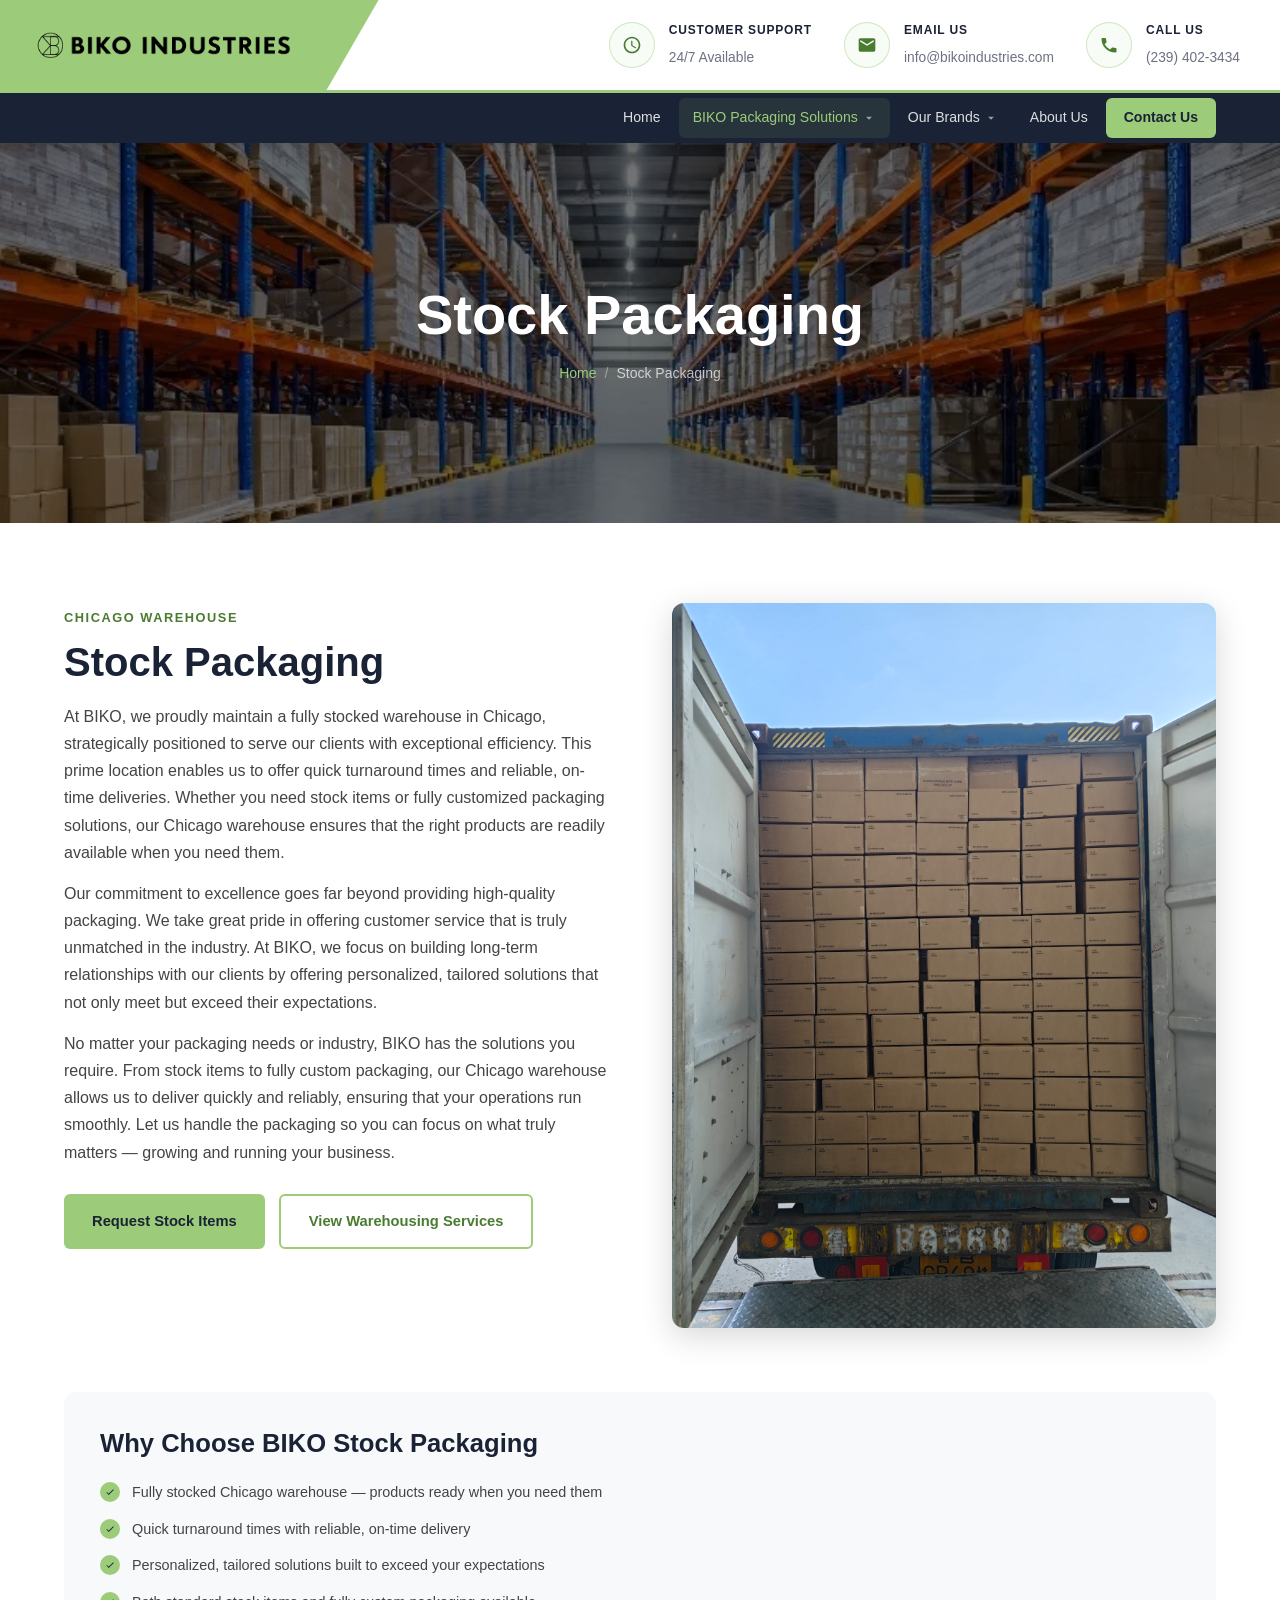
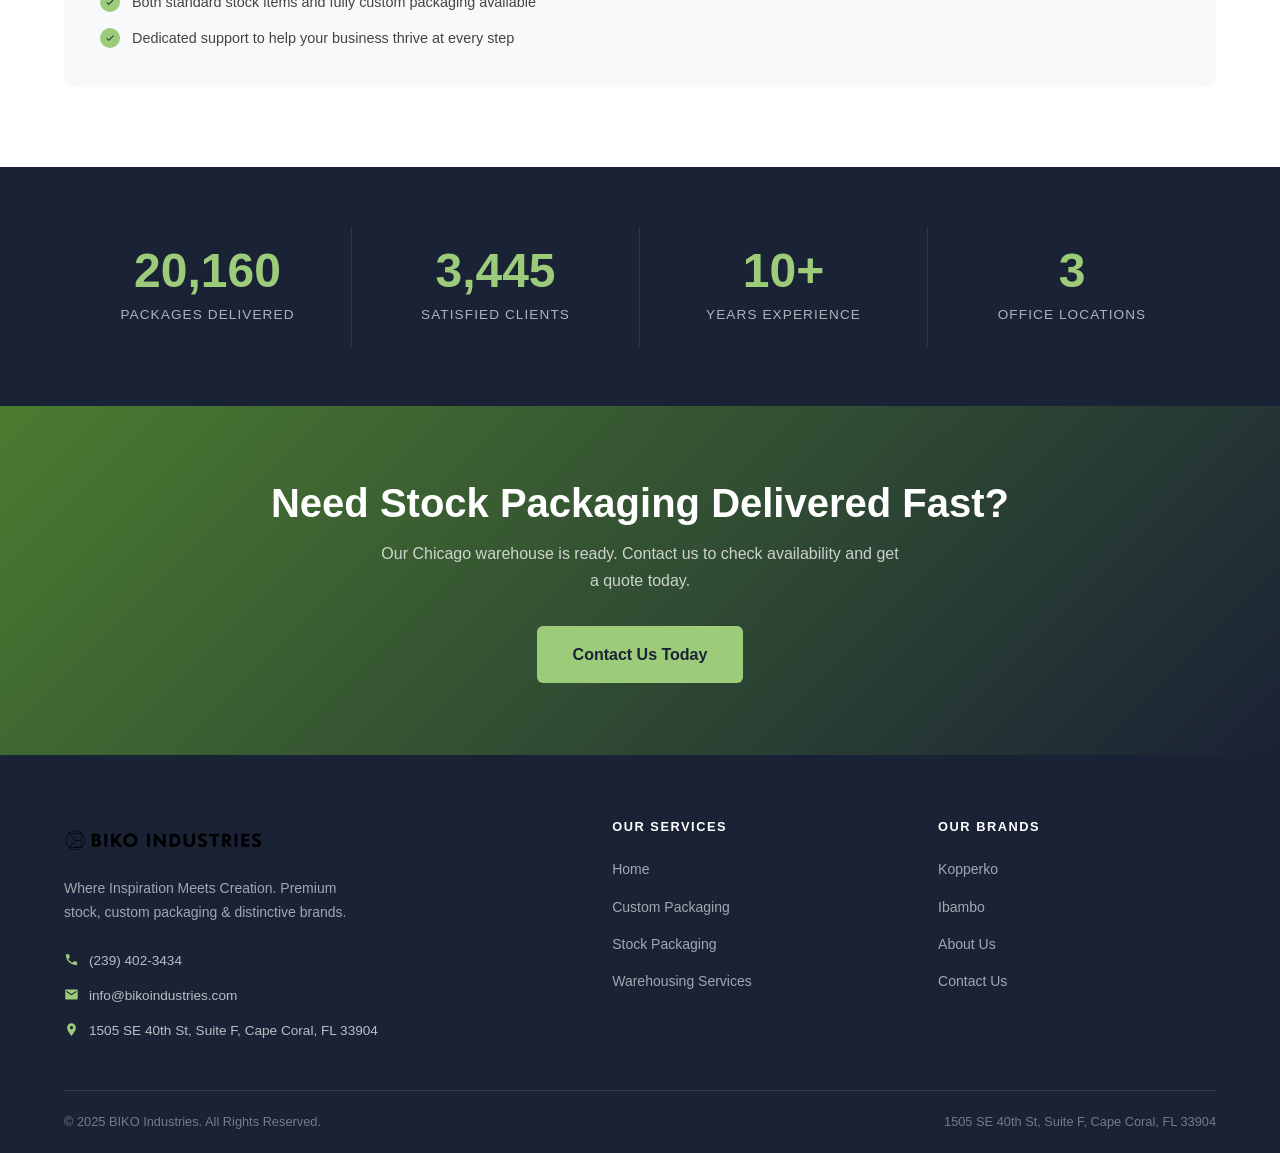
<file: stock-packaging.html>
<!DOCTYPE html>
<html lang="en">
<head>
  <meta charset="UTF-8" />
  <meta name="viewport" content="width=device-width, initial-scale=1.0" />
  <meta http-equiv="Content-Security-Policy" content="default-src 'self'; script-src 'self' 'unsafe-inline' https://unpkg.com; style-src 'self' 'unsafe-inline' https://fonts.googleapis.com; font-src https://fonts.gstatic.com; img-src 'self' data:; form-action https://formspree.io 'self'; connect-src 'self' https://formspree.io; base-uri 'self'; object-src 'none';" />
  <meta name="referrer" content="strict-origin-when-cross-origin" />
  <title>Stock Packaging — BIKO Industries</title>
  <meta name="description" content="BIKO Industries maintains a fully stocked warehouse in Chicago for fast, reliable packaging deliveries. Quick turnaround times and on-time delivery guaranteed." />
  <link rel="preconnect" href="https://fonts.googleapis.com" />
  <link rel="preconnect" href="https://fonts.gstatic.com" crossorigin />
  <link href="https://fonts.googleapis.com/css2?family=Poppins:wght@600;700;800&family=Inter:wght@400;500;600&display=swap" rel="stylesheet" />
  <link rel="stylesheet" href="css/style.css" />
  <style>.reveal{opacity:0;transform:translateY(24px);transition:opacity .55s ease,transform .55s ease}.reveal.revealed{opacity:1;transform:none}</style>
</head>
<body>

  <header class="site-header">
    <div class="header-top">
      <div class="header-logo-wrap">
        <a class="nav-logo" href="index.html"><img src="biko/300X70-01.png" alt="BIKO Industries" onerror="this.style.display='none';this.nextElementSibling.style.display='block'"/><span style="display:none"><em>BIKO</em> Industries</span></a>
      </div>
      <div class="header-contact">
        <div class="header-contact-item"><div class="header-contact-icon"><svg viewBox="0 0 24 24"><path d="M12 2C6.48 2 2 6.48 2 12s4.48 10 10 10 10-4.48 10-10S17.52 2 12 2zm0 18c-4.41 0-8-3.59-8-8s3.59-8 8-8 8 3.59 8 8-3.59 8-8 8zm.5-13H11v6l5.25 3.15.75-1.23-4.5-2.67V7z"/></svg></div><div><strong>Customer Support</strong><span>24/7 Available</span></div></div>
        <div class="header-contact-item"><div class="header-contact-icon"><svg viewBox="0 0 24 24"><path d="M20 4H4c-1.1 0-2 .9-2 2v12c0 1.1.9 2 2 2h16c1.1 0 2-.9 2-2V6c0-1.1-.9-2-2-2zm0 4-8 5-8-5V6l8 5 8-5v2z"/></svg></div><div><strong>Email Us</strong><a href="mailto:info@bikoindustries.com">info@bikoindustries.com</a></div></div>
        <div class="header-contact-item"><div class="header-contact-icon"><svg viewBox="0 0 24 24"><path d="M6.62 10.79a15.05 15.05 0 0 0 6.59 6.59l2.2-2.2c.27-.27.67-.36 1.02-.24 1.12.37 2.33.57 3.57.57.55 0 1 .45 1 1V20c0 .55-.45 1-1 1C10.29 21 3 13.71 3 4.5c0-.55.45-1 1-1H7.5c.55 0 1 .45 1 1 0 1.25.2 2.45.57 3.57.11.35.03.74-.24 1.02l-2.21 2.2z"/></svg></div><div><strong>Call Us</strong><a href="tel:2394023434">(239) 402-3434</a></div></div>
      </div>
      <button class="nav-toggle" aria-label="Toggle menu"><span></span><span></span><span></span></button>
    </div>
    <div class="header-nav">
      <div class="container">
        <ul class="nav-menu">
          <li class="nav-item"><a class="nav-link" href="index.html">Home</a></li>
          <li class="nav-item"><a class="nav-link active" href="#" data-dropdown>BIKO Packaging Solutions <svg viewBox="0 0 24 24"><path d="M7 10l5 5 5-5z"/></svg></a><ul class="nav-dropdown"><li><a href="custom-packaging.html">Custom Packaging</a></li><li><a href="stock-packaging.html">Stock Packaging</a></li><li><a href="warehousing-services.html">Warehousing Services</a></li></ul></li>
          <li class="nav-item"><a class="nav-link" href="#" data-dropdown>Our Brands <svg viewBox="0 0 24 24"><path d="M7 10l5 5 5-5z"/></svg></a><ul class="nav-dropdown"><li><a href="kopperko.html">Kopperko</a></li><li><a href="ibambo.html">Ibambo</a></li></ul></li>
          <li class="nav-item"><a class="nav-link" href="about-us.html">About Us</a></li>
          <li class="nav-item"><a class="nav-link nav-cta" href="contact.html">Contact Us</a></li>
        </ul>
      </div>
    </div>
  </header>

  <div class="page-hero">
    <div class="page-hero-bg" style="background-image:url('biko/PALLET-RACKS-1.webp')"></div>
    <div class="page-hero-content">
      <h1>Stock Packaging</h1>
      <nav class="breadcrumb"><a href="index.html">Home</a><span class="breadcrumb-sep">/</span><span>Stock Packaging</span></nav>
    </div>
  </div>

  <section class="section bg-white">
    <div class="container">
      <div class="service-content-grid reveal">
        <div>
          <span class="eyebrow">Chicago Warehouse</span>
          <h2>Stock Packaging</h2>
          <p style="margin:16px 0 14px;">At BIKO, we proudly maintain a fully stocked warehouse in Chicago, strategically positioned to serve our clients with exceptional efficiency. This prime location enables us to offer quick turnaround times and reliable, on-time deliveries. Whether you need stock items or fully customized packaging solutions, our Chicago warehouse ensures that the right products are readily available when you need them.</p>
          <p style="margin-bottom:14px;">Our commitment to excellence goes far beyond providing high-quality packaging. We take great pride in offering customer service that is truly unmatched in the industry. At BIKO, we focus on building long-term relationships with our clients by offering personalized, tailored solutions that not only meet but exceed their expectations.</p>
          <p style="margin-bottom:28px;">No matter your packaging needs or industry, BIKO has the solutions you require. From stock items to fully custom packaging, our Chicago warehouse allows us to deliver quickly and reliably, ensuring that your operations run smoothly. Let us handle the packaging so you can focus on what truly matters — growing and running your business.</p>
          <div style="display:flex;gap:14px;flex-wrap:wrap;">
            <a href="contact.html" class="btn btn-primary">Request Stock Items</a>
            <a href="warehousing-services.html" class="btn btn-outline">View Warehousing Services</a>
          </div>
        </div>
        <div>
          <img src="biko/f9a4b9a2886df8160fa2a0ad70eb3d7.jpg" alt="BIKO shipping container loaded for delivery" />
        </div>
      </div>

      <div class="service-highlights reveal">
        <h3>Why Choose BIKO Stock Packaging</h3>
        <div class="highlight-list">
          <div class="highlight-item">
            <div class="highlight-dot"><svg viewBox="0 0 24 24"><path d="M9 16.17 4.83 12l-1.42 1.41L9 19 21 7l-1.41-1.41z"/></svg></div>
            <span>Fully stocked Chicago warehouse — products ready when you need them</span>
          </div>
          <div class="highlight-item">
            <div class="highlight-dot"><svg viewBox="0 0 24 24"><path d="M9 16.17 4.83 12l-1.42 1.41L9 19 21 7l-1.41-1.41z"/></svg></div>
            <span>Quick turnaround times with reliable, on-time delivery</span>
          </div>
          <div class="highlight-item">
            <div class="highlight-dot"><svg viewBox="0 0 24 24"><path d="M9 16.17 4.83 12l-1.42 1.41L9 19 21 7l-1.41-1.41z"/></svg></div>
            <span>Personalized, tailored solutions built to exceed your expectations</span>
          </div>
          <div class="highlight-item">
            <div class="highlight-dot"><svg viewBox="0 0 24 24"><path d="M9 16.17 4.83 12l-1.42 1.41L9 19 21 7l-1.41-1.41z"/></svg></div>
            <span>Both standard stock items and fully custom packaging available</span>
          </div>
          <div class="highlight-item">
            <div class="highlight-dot"><svg viewBox="0 0 24 24"><path d="M9 16.17 4.83 12l-1.42 1.41L9 19 21 7l-1.41-1.41z"/></svg></div>
            <span>Dedicated support to help your business thrive at every step</span>
          </div>
        </div>
      </div>
    </div>
  </section>

  <section class="stats-section">
    <div class="container">
      <div class="stats-grid">
        <div class="stat-item"><div class="stat-number" data-target="81294">0</div><div class="stat-label">Packages Delivered</div></div>
        <div class="stat-item"><div class="stat-number" data-target="13893">0</div><div class="stat-label">Satisfied Clients</div></div>
        <div class="stat-item"><div class="stat-number">10+</div><div class="stat-label">Years Experience</div></div>
        <div class="stat-item"><div class="stat-number">3</div><div class="stat-label">Office Locations</div></div>
      </div>
    </div>
  </section>

  <section class="cta-banner">
    <div class="container reveal">
      <h2>Need Stock Packaging Delivered Fast?</h2>
      <p>Our Chicago warehouse is ready. Contact us to check availability and get a quote today.</p>
      <a href="contact.html" class="btn btn-primary" style="font-size:1rem;padding:15px 36px;">Contact Us Today</a>
    </div>
  </section>

  <footer class="site-footer">
    <div class="container">
      <div class="footer-grid">
        <div class="footer-brand">
          <a class="footer-logo" href="index.html"><img src="biko/300X70-01.png" alt="BIKO Industries" style="margin-bottom:8px;" onerror="this.style.display='none';this.nextElementSibling.style.display='block'"/><span style="display:none"><em>BIKO</em> Industries</span></a>
          <p>Where Inspiration Meets Creation. Premium stock, custom packaging &amp; distinctive brands.</p>
          <ul class="footer-contact-list">
            <li><svg viewBox="0 0 24 24"><path d="M6.62 10.79a15.05 15.05 0 0 0 6.59 6.59l2.2-2.2c.27-.27.67-.36 1.02-.24 1.12.37 2.33.57 3.57.57.55 0 1 .45 1 1V20c0 .55-.45 1-1 1C10.29 21 3 13.71 3 4.5c0-.55.45-1 1-1H7.5c.55 0 1 .45 1 1 0 1.25.2 2.45.57 3.57.11.35.03.74-.24 1.02l-2.21 2.2z"/></svg><a href="tel:2394023434">(239) 402-3434</a></li>
            <li><svg viewBox="0 0 24 24"><path d="M20 4H4c-1.1 0-2 .9-2 2v12c0 1.1.9 2 2 2h16c1.1 0 2-.9 2-2V6c0-1.1-.9-2-2-2zm0 4-8 5-8-5V6l8 5 8-5v2z"/></svg><a href="mailto:info@bikoindustries.com">info@bikoindustries.com</a></li>
            <li><svg viewBox="0 0 24 24"><path d="M12 2C8.13 2 5 5.13 5 9c0 5.25 7 13 7 13s7-7.75 7-13c0-3.87-3.13-7-7-7zm0 9.5c-1.38 0-2.5-1.12-2.5-2.5s1.12-2.5 2.5-2.5 2.5 1.12 2.5 2.5-1.12 2.5-2.5 2.5z"/></svg><span>1505 SE 40th St, Suite F, Cape Coral, FL 33904</span></li>
          </ul>
        </div>
        <div class="footer-col"><h4>Our Services</h4><ul class="footer-links"><li><a href="index.html">Home</a></li><li><a href="custom-packaging.html">Custom Packaging</a></li><li><a href="stock-packaging.html">Stock Packaging</a></li><li><a href="warehousing-services.html">Warehousing Services</a></li></ul></div>
        <div class="footer-col"><h4>Our Brands</h4><ul class="footer-links"><li><a href="kopperko.html">Kopperko</a></li><li><a href="ibambo.html">Ibambo</a></li><li><a href="about-us.html">About Us</a></li><li><a href="contact.html">Contact Us</a></li></ul></div>
      </div>
      <div class="footer-bottom"><span>&copy; 2025 BIKO Industries. All Rights Reserved.</span><span>1505 SE 40th St, Suite F, Cape Coral, FL 33904</span></div>
    </div>
  </footer>
  <script src="js/main.js"></script>
</body>
</html>
</file>
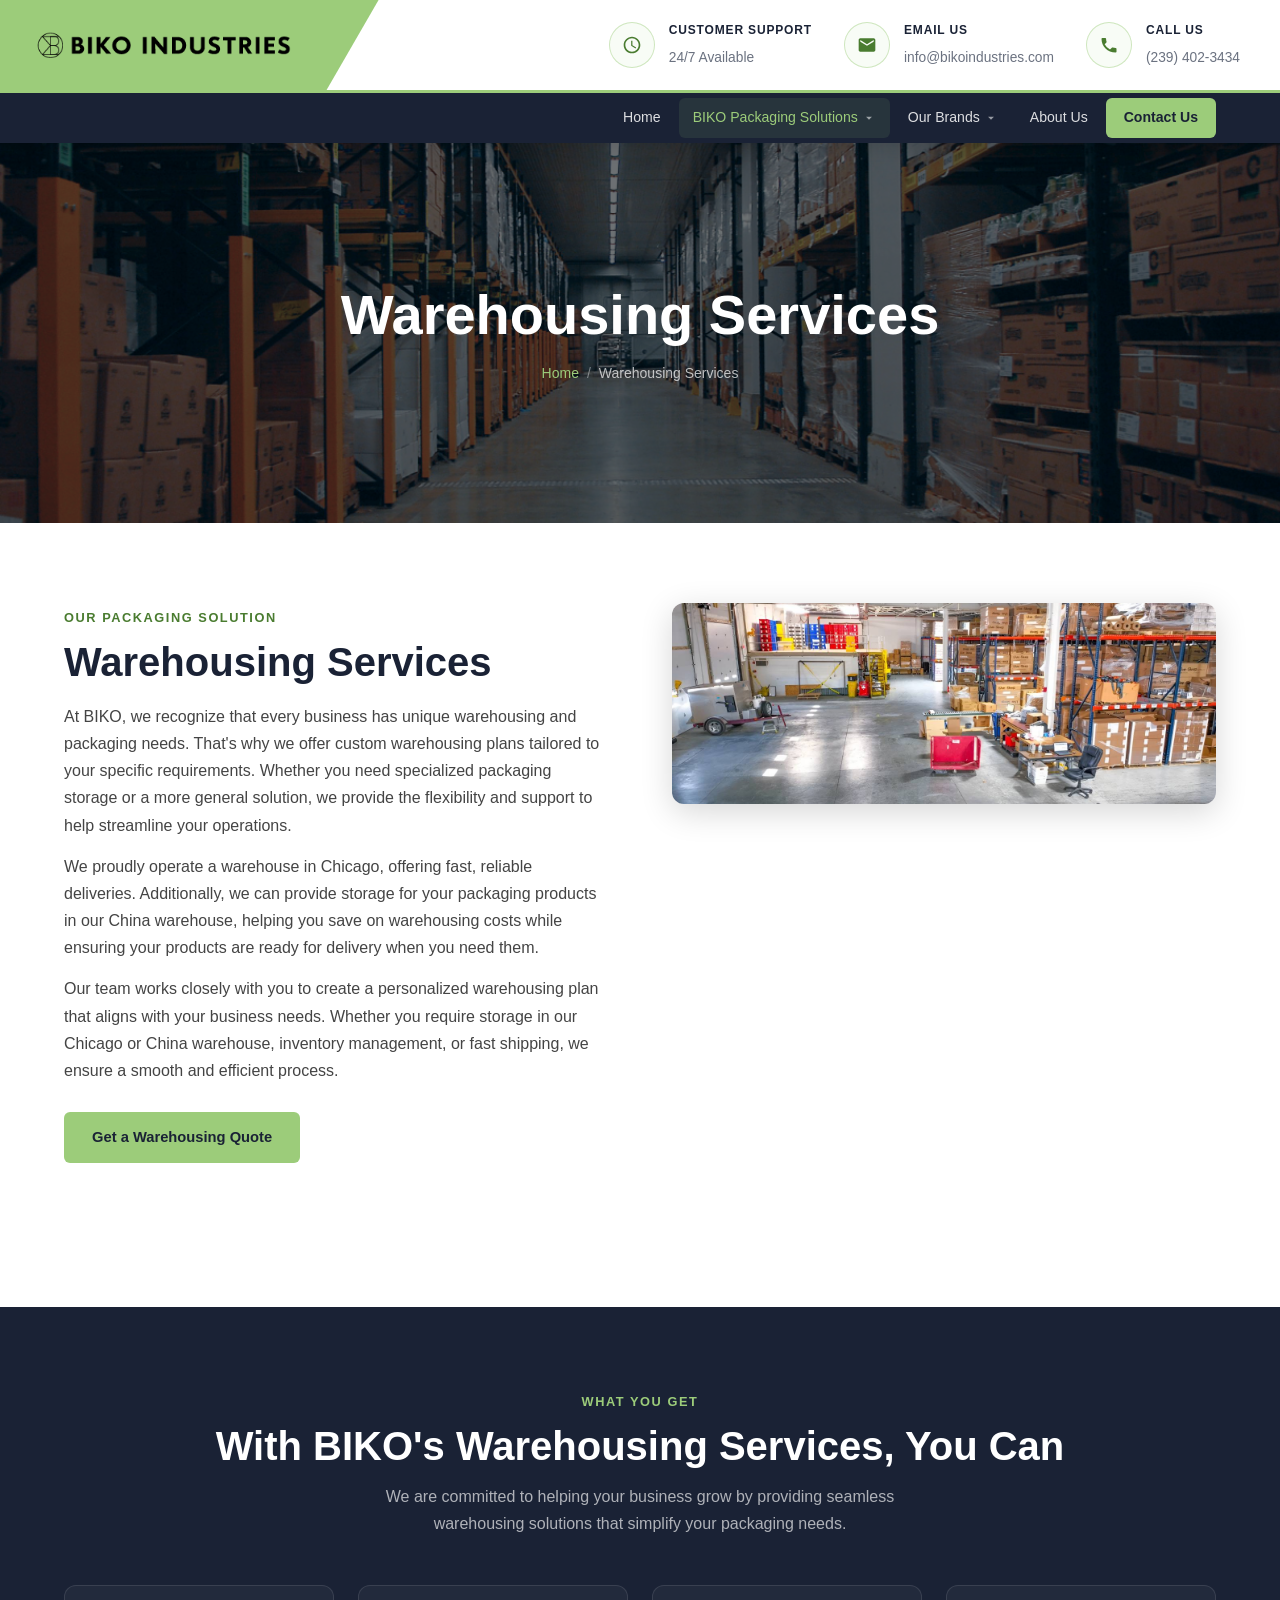
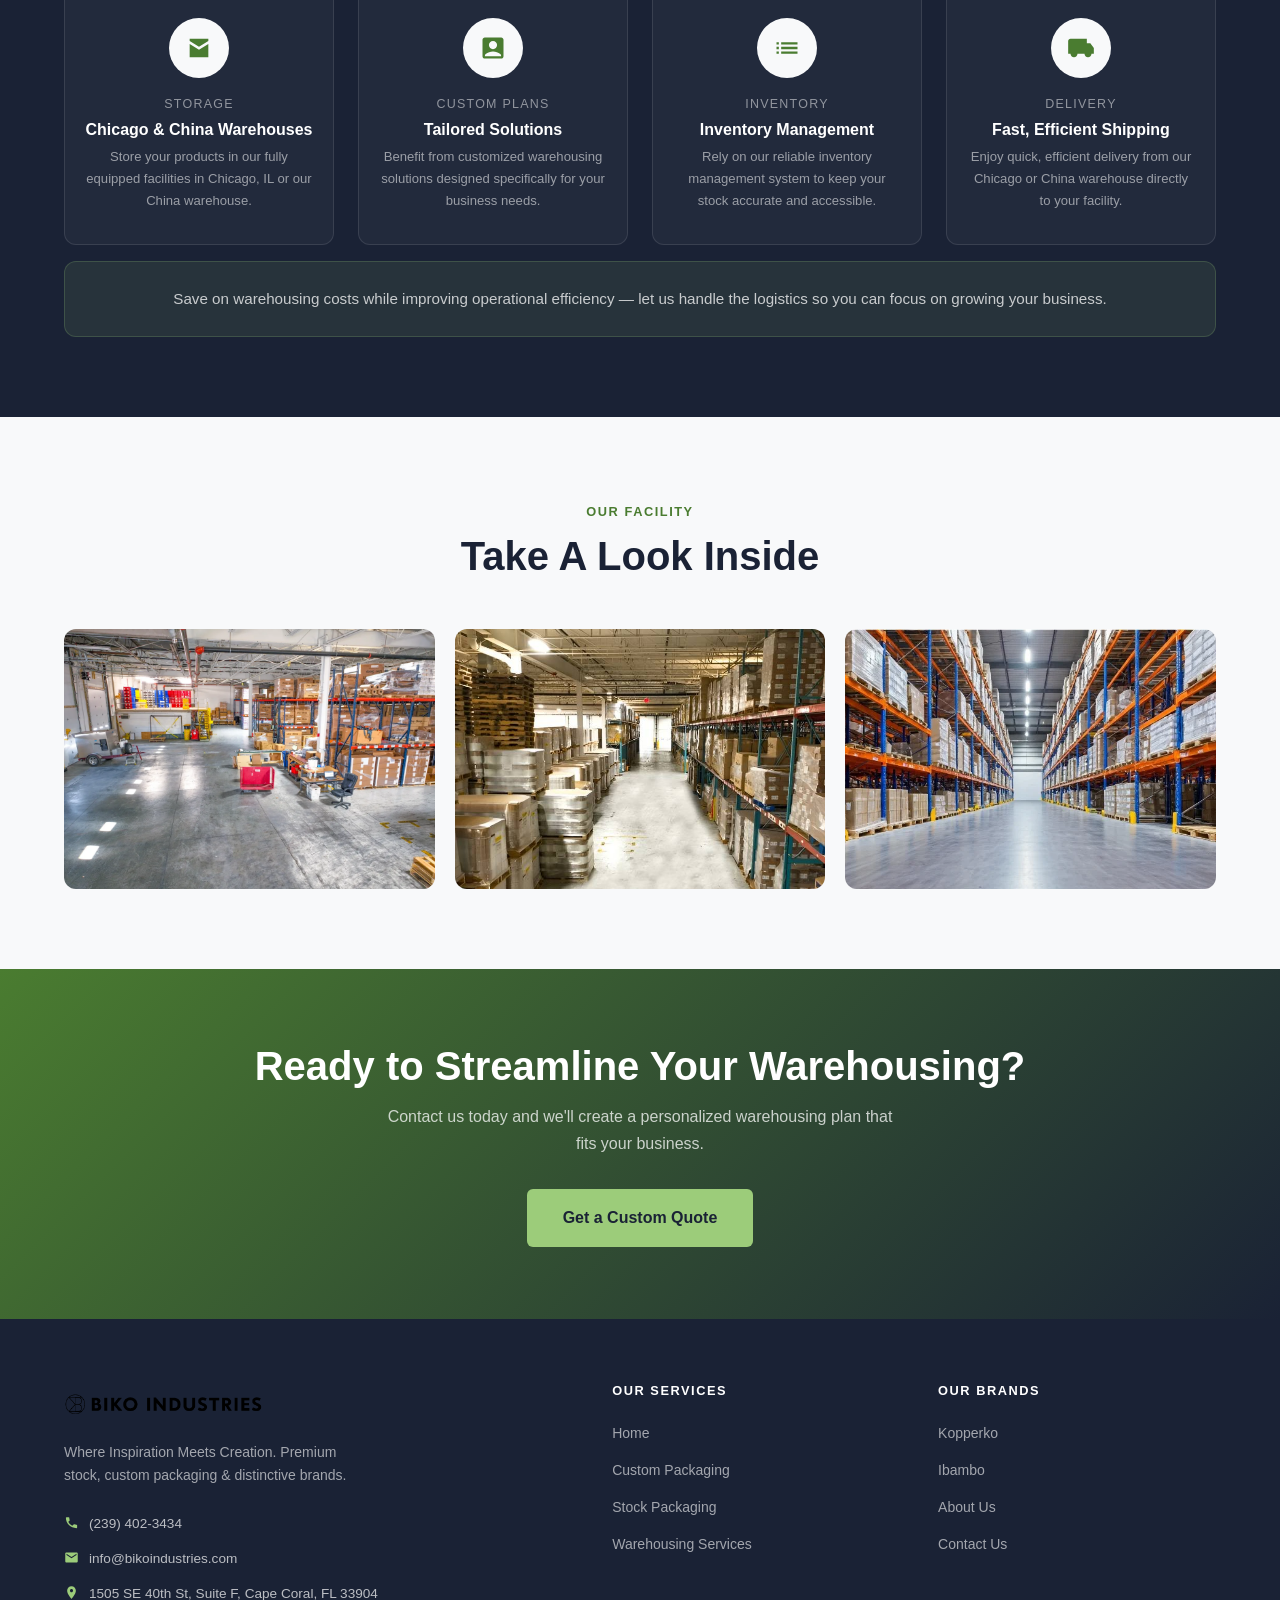
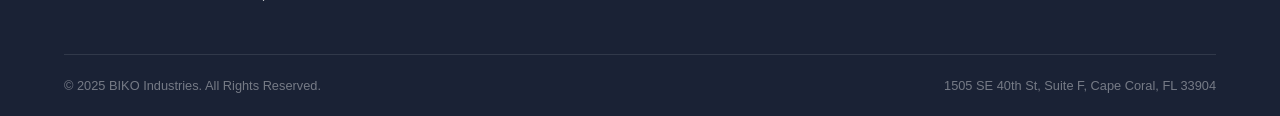
<file: warehousing-services.html>
<!DOCTYPE html>
<html lang="en">
<head>
  <meta charset="UTF-8" />
  <meta name="viewport" content="width=device-width, initial-scale=1.0" />
  <meta http-equiv="Content-Security-Policy" content="default-src 'self'; script-src 'self' 'unsafe-inline' https://unpkg.com; style-src 'self' 'unsafe-inline' https://fonts.googleapis.com; font-src https://fonts.gstatic.com; img-src 'self' data:; form-action https://formspree.io 'self'; connect-src 'self' https://formspree.io; base-uri 'self'; object-src 'none';" />
  <meta name="referrer" content="strict-origin-when-cross-origin" />
  <title>Warehousing Services — BIKO Industries</title>
  <meta name="description" content="BIKO Industries offers custom warehousing plans in Chicago and China. Tailored storage, inventory management, and fast delivery for your packaging needs." />
  <link rel="preconnect" href="https://fonts.googleapis.com" />
  <link rel="preconnect" href="https://fonts.gstatic.com" crossorigin />
  <link href="https://fonts.googleapis.com/css2?family=Poppins:wght@600;700;800&family=Inter:wght@400;500;600&display=swap" rel="stylesheet" />
  <link rel="stylesheet" href="css/style.css" />
  <style>.reveal{opacity:0;transform:translateY(24px);transition:opacity .55s ease,transform .55s ease}.reveal.revealed{opacity:1;transform:none}</style>
</head>
<body>

  <header class="site-header">
    <div class="header-top">
      <div class="header-logo-wrap">
        <a class="nav-logo" href="index.html"><img src="biko/300X70-01.png" alt="BIKO Industries" onerror="this.style.display='none';this.nextElementSibling.style.display='block'"/><span style="display:none"><em>BIKO</em> Industries</span></a>
      </div>
      <div class="header-contact">
        <div class="header-contact-item"><div class="header-contact-icon"><svg viewBox="0 0 24 24"><path d="M12 2C6.48 2 2 6.48 2 12s4.48 10 10 10 10-4.48 10-10S17.52 2 12 2zm0 18c-4.41 0-8-3.59-8-8s3.59-8 8-8 8 3.59 8 8-3.59 8-8 8zm.5-13H11v6l5.25 3.15.75-1.23-4.5-2.67V7z"/></svg></div><div><strong>Customer Support</strong><span>24/7 Available</span></div></div>
        <div class="header-contact-item"><div class="header-contact-icon"><svg viewBox="0 0 24 24"><path d="M20 4H4c-1.1 0-2 .9-2 2v12c0 1.1.9 2 2 2h16c1.1 0 2-.9 2-2V6c0-1.1-.9-2-2-2zm0 4-8 5-8-5V6l8 5 8-5v2z"/></svg></div><div><strong>Email Us</strong><a href="mailto:info@bikoindustries.com">info@bikoindustries.com</a></div></div>
        <div class="header-contact-item"><div class="header-contact-icon"><svg viewBox="0 0 24 24"><path d="M6.62 10.79a15.05 15.05 0 0 0 6.59 6.59l2.2-2.2c.27-.27.67-.36 1.02-.24 1.12.37 2.33.57 3.57.57.55 0 1 .45 1 1V20c0 .55-.45 1-1 1C10.29 21 3 13.71 3 4.5c0-.55.45-1 1-1H7.5c.55 0 1 .45 1 1 0 1.25.2 2.45.57 3.57.11.35.03.74-.24 1.02l-2.21 2.2z"/></svg></div><div><strong>Call Us</strong><a href="tel:2394023434">(239) 402-3434</a></div></div>
      </div>
      <button class="nav-toggle" aria-label="Toggle menu"><span></span><span></span><span></span></button>
    </div>
    <div class="header-nav">
      <div class="container">
        <ul class="nav-menu">
          <li class="nav-item"><a class="nav-link" href="index.html">Home</a></li>
          <li class="nav-item"><a class="nav-link active" href="#" data-dropdown>BIKO Packaging Solutions <svg viewBox="0 0 24 24"><path d="M7 10l5 5 5-5z"/></svg></a><ul class="nav-dropdown"><li><a href="custom-packaging.html">Custom Packaging</a></li><li><a href="stock-packaging.html">Stock Packaging</a></li><li><a href="warehousing-services.html">Warehousing Services</a></li></ul></li>
          <li class="nav-item"><a class="nav-link" href="#" data-dropdown>Our Brands <svg viewBox="0 0 24 24"><path d="M7 10l5 5 5-5z"/></svg></a><ul class="nav-dropdown"><li><a href="kopperko.html">Kopperko</a></li><li><a href="ibambo.html">Ibambo</a></li></ul></li>
          <li class="nav-item"><a class="nav-link" href="about-us.html">About Us</a></li>
          <li class="nav-item"><a class="nav-link nav-cta" href="contact.html">Contact Us</a></li>
        </ul>
      </div>
    </div>
  </header>

  <div class="page-hero">
    <div class="page-hero-bg" style="background-image:url('biko/bonded-warehousing.png')"></div>
    <div class="page-hero-content">
      <h1>Warehousing Services</h1>
      <nav class="breadcrumb"><a href="index.html">Home</a><span class="breadcrumb-sep">/</span><span>Warehousing Services</span></nav>
    </div>
  </div>

  <section class="section bg-white">
    <div class="container">
      <div class="service-content-grid reveal">
        <div>
          <span class="eyebrow">Our Packaging Solution</span>
          <h2>Warehousing Services</h2>
          <p style="margin:16px 0 14px;">At BIKO, we recognize that every business has unique warehousing and packaging needs. That's why we offer custom warehousing plans tailored to your specific requirements. Whether you need specialized packaging storage or a more general solution, we provide the flexibility and support to help streamline your operations.</p>
          <p style="margin-bottom:14px;">We proudly operate a warehouse in Chicago, offering fast, reliable deliveries. Additionally, we can provide storage for your packaging products in our China warehouse, helping you save on warehousing costs while ensuring your products are ready for delivery when you need them.</p>
          <p style="margin-bottom:28px;">Our team works closely with you to create a personalized warehousing plan that aligns with your business needs. Whether you require storage in our Chicago or China warehouse, inventory management, or fast shipping, we ensure a smooth and efficient process.</p>
          <a href="contact.html" class="btn btn-primary">Get a Warehousing Quote</a>
        </div>
        <div>
          <img src="biko/SS-1-a.jpg" alt="BIKO warehouse interior" />
        </div>
      </div>
    </div>
  </section>

  <!-- HIGHLIGHTS ON DARK BG -->
  <section class="section bg-dark">
    <div class="container">
      <div class="section-header centered reveal">
        <span class="eyebrow" style="color:var(--green)">What You Get</span>
        <h2 class="text-white">With BIKO's Warehousing Services, You Can</h2>
        <p style="color:rgba(255,255,255,.65);max-width:560px;margin:0 auto;">We are committed to helping your business grow by providing seamless warehousing solutions that simplify your packaging needs.</p>
      </div>
      <div class="ops-grid" style="margin-top:40px;">
        <div class="op-card reveal" style="background:rgba(255,255,255,.04);border-color:rgba(255,255,255,.1);">
          <div class="op-icon"><svg viewBox="0 0 24 24"><path d="M20 4H4v2l8 5 8-5V4zm0 4.5-8 5-8-5V20h16V8.5z"/></svg></div>
          <div class="op-subtitle" style="color:rgba(255,255,255,.5)">Storage</div>
          <h4 style="color:var(--white)">Chicago &amp; China Warehouses</h4>
          <p style="color:rgba(255,255,255,.55);font-size:.82rem;margin-top:6px;">Store your products in our fully equipped facilities in Chicago, IL or our China warehouse.</p>
        </div>
        <div class="op-card reveal" style="background:rgba(255,255,255,.04);border-color:rgba(255,255,255,.1);">
          <div class="op-icon"><svg viewBox="0 0 24 24"><path d="M19 3H5c-1.1 0-2 .9-2 2v14c0 1.1.9 2 2 2h14c1.1 0 2-.9 2-2V5c0-1.1-.9-2-2-2zm-7 3c1.93 0 3.5 1.57 3.5 3.5S13.93 13 12 13s-3.5-1.57-3.5-3.5S10.07 6 12 6zm7 13H5v-.23c0-.62.28-1.2.76-1.58C7.47 15.82 9.64 15 12 15s4.53.82 6.24 2.19c.48.38.76.97.76 1.58V19z"/></svg></div>
          <div class="op-subtitle" style="color:rgba(255,255,255,.5)">Custom Plans</div>
          <h4 style="color:var(--white)">Tailored Solutions</h4>
          <p style="color:rgba(255,255,255,.55);font-size:.82rem;margin-top:6px;">Benefit from customized warehousing solutions designed specifically for your business needs.</p>
        </div>
        <div class="op-card reveal" style="background:rgba(255,255,255,.04);border-color:rgba(255,255,255,.1);">
          <div class="op-icon"><svg viewBox="0 0 24 24"><path d="M3 13h2v-2H3v2zm0 4h2v-2H3v2zm0-8h2V7H3v2zm4 4h14v-2H7v2zm0 4h14v-2H7v2zM7 7v2h14V7H7z"/></svg></div>
          <div class="op-subtitle" style="color:rgba(255,255,255,.5)">Inventory</div>
          <h4 style="color:var(--white)">Inventory Management</h4>
          <p style="color:rgba(255,255,255,.55);font-size:.82rem;margin-top:6px;">Rely on our reliable inventory management system to keep your stock accurate and accessible.</p>
        </div>
        <div class="op-card reveal" style="background:rgba(255,255,255,.04);border-color:rgba(255,255,255,.1);">
          <div class="op-icon"><svg viewBox="0 0 24 24"><path d="M20 8h-3V4H3c-1.1 0-2 .9-2 2v11h2c0 1.66 1.34 3 3 3s3-1.34 3-3h6c0 1.66 1.34 3 3 3s3-1.34 3-3h2v-5l-3-4z"/></svg></div>
          <div class="op-subtitle" style="color:rgba(255,255,255,.5)">Delivery</div>
          <h4 style="color:var(--white)">Fast, Efficient Shipping</h4>
          <p style="color:rgba(255,255,255,.55);font-size:.82rem;margin-top:6px;">Enjoy quick, efficient delivery from our Chicago or China warehouse directly to your facility.</p>
        </div>
      </div>
      <div style="text-align:center;margin-top:16px;padding:24px;background:rgba(156,204,122,.1);border-radius:var(--radius-lg);border:1px solid rgba(156,204,122,.2);">
        <p style="color:rgba(255,255,255,.75);font-size:.95rem;">Save on warehousing costs while improving operational efficiency — let us handle the logistics so you can focus on growing your business.</p>
      </div>
    </div>
  </section>

  <!-- WAREHOUSE IMAGES -->
  <section class="section bg-light">
    <div class="container">
      <div class="section-header centered reveal">
        <span class="eyebrow">Our Facility</span>
        <h2>Take A Look Inside</h2>
      </div>
      <div style="display:grid;grid-template-columns:repeat(3,1fr);gap:20px;" class="reveal">
        <img src="biko/Screenshot%202025-03-16%20190132.png" alt="Warehouse interior" style="border-radius:var(--radius-lg);height:260px;object-fit:cover;width:100%;" />
        <img src="biko/SS-2-a.jpg" alt="Warehouse shelving" style="border-radius:var(--radius-lg);height:260px;object-fit:cover;width:100%;" />
        <img src="biko/PALLET-RACKS-1.webp" alt="Pallet racking" style="border-radius:var(--radius-lg);height:260px;object-fit:cover;width:100%;" />
      </div>
    </div>
  </section>

  <section class="cta-banner">
    <div class="container reveal">
      <h2>Ready to Streamline Your Warehousing?</h2>
      <p>Contact us today and we'll create a personalized warehousing plan that fits your business.</p>
      <a href="contact.html" class="btn btn-primary" style="font-size:1rem;padding:15px 36px;">Get a Custom Quote</a>
    </div>
  </section>

  <footer class="site-footer">
    <div class="container">
      <div class="footer-grid">
        <div class="footer-brand">
          <a class="footer-logo" href="index.html"><img src="biko/300X70-01.png" alt="BIKO Industries" style="margin-bottom:8px;" onerror="this.style.display='none';this.nextElementSibling.style.display='block'"/><span style="display:none"><em>BIKO</em> Industries</span></a>
          <p>Where Inspiration Meets Creation. Premium stock, custom packaging &amp; distinctive brands.</p>
          <ul class="footer-contact-list">
            <li><svg viewBox="0 0 24 24"><path d="M6.62 10.79a15.05 15.05 0 0 0 6.59 6.59l2.2-2.2c.27-.27.67-.36 1.02-.24 1.12.37 2.33.57 3.57.57.55 0 1 .45 1 1V20c0 .55-.45 1-1 1C10.29 21 3 13.71 3 4.5c0-.55.45-1 1-1H7.5c.55 0 1 .45 1 1 0 1.25.2 2.45.57 3.57.11.35.03.74-.24 1.02l-2.21 2.2z"/></svg><a href="tel:2394023434">(239) 402-3434</a></li>
            <li><svg viewBox="0 0 24 24"><path d="M20 4H4c-1.1 0-2 .9-2 2v12c0 1.1.9 2 2 2h16c1.1 0 2-.9 2-2V6c0-1.1-.9-2-2-2zm0 4-8 5-8-5V6l8 5 8-5v2z"/></svg><a href="mailto:info@bikoindustries.com">info@bikoindustries.com</a></li>
            <li><svg viewBox="0 0 24 24"><path d="M12 2C8.13 2 5 5.13 5 9c0 5.25 7 13 7 13s7-7.75 7-13c0-3.87-3.13-7-7-7zm0 9.5c-1.38 0-2.5-1.12-2.5-2.5s1.12-2.5 2.5-2.5 2.5 1.12 2.5 2.5-1.12 2.5-2.5 2.5z"/></svg><span>1505 SE 40th St, Suite F, Cape Coral, FL 33904</span></li>
          </ul>
        </div>
        <div class="footer-col"><h4>Our Services</h4><ul class="footer-links"><li><a href="index.html">Home</a></li><li><a href="custom-packaging.html">Custom Packaging</a></li><li><a href="stock-packaging.html">Stock Packaging</a></li><li><a href="warehousing-services.html">Warehousing Services</a></li></ul></div>
        <div class="footer-col"><h4>Our Brands</h4><ul class="footer-links"><li><a href="kopperko.html">Kopperko</a></li><li><a href="ibambo.html">Ibambo</a></li><li><a href="about-us.html">About Us</a></li><li><a href="contact.html">Contact Us</a></li></ul></div>
      </div>
      <div class="footer-bottom"><span>&copy; 2025 BIKO Industries. All Rights Reserved.</span><span>1505 SE 40th St, Suite F, Cape Coral, FL 33904</span></div>
    </div>
  </footer>
  <script src="js/main.js"></script>
</body>
</html>
</file>
<file: css/style.css>
/* =============================================
   BIKO INDUSTRIES — Site Stylesheet
   ============================================= */

/* --- Variables --- */
:root {
  --green:      #9ccc7a;
  --green-dark: #7ab55c;
  --green-deep: #4a7c30;
  --red:        #ca1f26;
  --dark:       #1a2235;
  --dark-mid:   #2d3748;
  --gray:       #6b7280;
  --gray-light: #9ca3af;
  --border:     #e5e7eb;
  --light:      #f8f9fa;
  --white:      #ffffff;
  --font-head:  'Poppins', sans-serif;
  --font-body:  'Inter', sans-serif;
  --shadow-sm:  0 1px 3px rgba(0,0,0,.10);
  --shadow-md:  0 4px 16px rgba(0,0,0,.12);
  --shadow-lg:  0 8px 32px rgba(0,0,0,.16);
  --radius:     6px;
  --radius-lg:  12px;
  --transition: .25s ease;
}

/* --- Reset --- */
*, *::before, *::after { box-sizing: border-box; margin: 0; padding: 0; }
html { scroll-behavior: smooth; }
body {
  font-family: var(--font-body);
  font-size: 16px;
  line-height: 1.7;
  color: var(--dark);
  background: var(--white);
}
img { max-width: 100%; height: auto; display: block; }
a { color: inherit; text-decoration: none; }
ul { list-style: none; }
button { cursor: pointer; border: none; background: none; font-family: inherit; }

/* --- Typography --- */
h1, h2, h3, h4, h5 {
  font-family: var(--font-head);
  line-height: 1.25;
  font-weight: 700;
  color: var(--dark);
}
h1 { font-size: clamp(2rem, 5vw, 3.5rem); }
h2 { font-size: clamp(1.6rem, 3.5vw, 2.5rem); }
h3 { font-size: clamp(1.2rem, 2.5vw, 1.6rem); }
h4 { font-size: 1.15rem; }
p { color: #444; }

.eyebrow {
  display: inline-block;
  font-size: .8rem;
  font-weight: 600;
  letter-spacing: .12em;
  text-transform: uppercase;
  color: var(--green-deep);
  margin-bottom: .5rem;
}

/* --- Utilities --- */
.container { max-width: 1200px; margin: 0 auto; padding: 0 24px; }
.section    { padding: 80px 0; }
.section-sm { padding: 56px 0; }
.text-center { text-align: center; }
.text-white  { color: var(--white) !important; }
.bg-dark     { background: var(--dark); }
.bg-light    { background: var(--light); }
.bg-green    { background: var(--green); }
.mb-8  { margin-bottom: 8px; }
.mb-16 { margin-bottom: 16px; }
.mb-24 { margin-bottom: 24px; }
.mb-40 { margin-bottom: 40px; }

.section-header { margin-bottom: 48px; }
.section-header h2 { margin-bottom: 12px; }
.section-header p  { max-width: 620px; }
.section-header.centered { text-align: center; }
.section-header.centered p { margin: 0 auto; }

/* --- Buttons --- */
.btn {
  display: inline-flex;
  align-items: center;
  gap: 8px;
  padding: 13px 28px;
  border-radius: var(--radius);
  font-size: .92rem;
  font-weight: 600;
  font-family: var(--font-body);
  transition: var(--transition);
  white-space: nowrap;
}
.btn-primary {
  background: var(--green);
  color: var(--dark);
}
.btn-primary:hover { background: var(--green-dark); transform: translateY(-2px); box-shadow: var(--shadow-md); }

.btn-secondary {
  background: transparent;
  color: var(--white);
  border: 2px solid var(--white);
}
.btn-secondary:hover { background: var(--white); color: var(--dark); }

.btn-dark {
  background: var(--dark);
  color: var(--white);
}
.btn-dark:hover { background: var(--dark-mid); transform: translateY(-2px); box-shadow: var(--shadow-md); }

.btn-outline {
  background: transparent;
  color: var(--green-deep);
  border: 2px solid var(--green);
}
.btn-outline:hover { background: var(--green); color: var(--dark); }

/* =============================================
   HEADER
   ============================================= */
.site-header {
  position: sticky;
  top: 0;
  z-index: 1000;
  box-shadow: 0 2px 24px rgba(0,0,0,.18);
}

/* Top band: green logo + contact info */
.header-top {
  background: var(--white);
  display: flex;
  align-items: stretch;
  min-height: 90px;
}
.header-logo-wrap {
  background: var(--green);
  display: flex;
  align-items: center;
  padding: 18px 88px 18px 36px;
  clip-path: polygon(0 0, 100% 0, calc(100% - 52px) 100%, 0 100%);
  flex-shrink: 0;
  min-width: 260px;
}
.nav-logo img { height: 54px; width: auto; }
.nav-logo span {
  font-family: var(--font-head);
  font-size: 1.4rem;
  font-weight: 800;
  color: var(--dark);
  letter-spacing: -.02em;
}
.nav-logo span em { color: var(--dark); font-style: normal; }

.header-contact {
  display: flex;
  align-items: center;
  gap: 32px;
  padding: 0 40px 0 64px;
  margin-left: auto;
}
.header-contact-item {
  display: flex;
  align-items: center;
  gap: 14px;
}
.header-contact-icon {
  width: 46px; height: 46px;
  border: 1.5px solid rgba(156,204,122,.45);
  border-radius: 50%;
  display: flex; align-items: center; justify-content: center;
  flex-shrink: 0;
  background: rgba(156,204,122,.07);
}
.header-contact-icon svg { width: 20px; height: 20px; fill: var(--green-deep); }
.header-contact-item strong {
  display: block;
  font-size: .75rem;
  text-transform: uppercase;
  letter-spacing: .07em;
  color: var(--dark);
  font-weight: 700;
  margin-bottom: 2px;
}
.header-contact-item span,
.header-contact-item a {
  font-size: .86rem;
  color: var(--gray);
  text-decoration: none;
}
.header-contact-item a:hover { color: var(--green-deep); }

/* Nav bar */
.header-nav {
  background: var(--dark);
  border-top: 3px solid var(--green);
}
.header-nav .container {
  display: flex;
  align-items: center;
  justify-content: flex-end;
  height: 50px;
}
.nav-menu {
  display: flex;
  align-items: center;
  gap: 4px;
}
.nav-item { position: relative; }
.nav-link {
  display: flex;
  align-items: center;
  gap: 4px;
  padding: 8px 14px;
  font-size: .88rem;
  font-weight: 500;
  color: rgba(255,255,255,.85);
  border-radius: var(--radius);
  transition: var(--transition);
  white-space: nowrap;
}
.nav-link:hover, .nav-link.active { color: var(--green); background: rgba(156,204,122,.1); }
.nav-link svg { width: 14px; height: 14px; fill: rgba(255,255,255,.55); transition: transform var(--transition); }
.nav-item:hover > .nav-link svg { transform: rotate(180deg); }

/* Dropdown */
.nav-dropdown {
  position: absolute;
  top: calc(100% + 8px);
  left: 0;
  background: var(--white);
  border: 1px solid var(--border);
  border-radius: var(--radius-lg);
  box-shadow: var(--shadow-lg);
  min-width: 210px;
  padding: 8px;
  opacity: 0;
  visibility: hidden;
  transform: translateY(-8px);
  transition: var(--transition);
  z-index: 100;
}
.nav-item:hover .nav-dropdown {
  opacity: 1;
  visibility: visible;
  transform: translateY(0);
}
.nav-dropdown a {
  display: block;
  padding: 9px 14px;
  font-size: .875rem;
  color: var(--dark-mid);
  border-radius: var(--radius);
  transition: var(--transition);
}
.nav-dropdown a:hover { background: var(--light); color: var(--green-deep); }

/* Mobile hamburger toggle */
.nav-toggle {
  display: none;
  flex-direction: column;
  gap: 5px;
  padding: 10px 14px;
  border-radius: var(--radius);
  margin-left: auto;
  margin-right: 16px;
  align-self: center;
}
.nav-toggle span {
  display: block;
  width: 22px; height: 2.5px;
  background: var(--dark);
  border-radius: 2px;
  transition: var(--transition);
}
.nav-toggle.open span:nth-child(1) { transform: translateY(7px) rotate(45deg); }
.nav-toggle.open span:nth-child(2) { opacity: 0; }
.nav-toggle.open span:nth-child(3) { transform: translateY(-7px) rotate(-45deg); }

/* Contact Us CTA */
.nav-cta {
  background: var(--green);
  color: var(--dark) !important;
  font-weight: 600;
  padding: 8px 18px;
  border-radius: var(--radius);
}
.nav-cta:hover { background: var(--green-dark) !important; color: var(--dark) !important; }
.nav-cta.active { background: var(--green-dark) !important; }

/* =============================================
   PAGE HERO (inner pages)
   ============================================= */
.page-hero {
  position: relative;
  height: 380px;
  display: flex;
  align-items: center;
  justify-content: center;
  text-align: center;
  overflow: hidden;
}
.page-hero-bg {
  position: absolute; inset: 0;
  background-size: cover;
  background-position: center;
  filter: brightness(.45);
}
.page-hero-content {
  position: relative;
  z-index: 1;
}
.page-hero-content h1 { color: var(--white); margin-bottom: 12px; }
.breadcrumb {
  display: flex;
  align-items: center;
  justify-content: center;
  gap: 8px;
  font-size: .875rem;
  color: rgba(255,255,255,.7);
}
.breadcrumb a { color: var(--green); }
.breadcrumb a:hover { color: var(--white); }
.breadcrumb-sep { color: rgba(255,255,255,.4); }

/* =============================================
   HOMEPAGE HERO
   ============================================= */
.hero {
  position: relative;
  min-height: 580px;
  display: flex;
  align-items: center;
  overflow: hidden;
  background: var(--dark);
}
.hero-slides { position: absolute; inset: 0; }
.hero-slide {
  position: absolute; inset: 0;
  background-size: cover;
  background-position: center;
  opacity: 0;
  transition: opacity 1s ease;
}
.hero-slide.active { opacity: 1; }
.hero-slide::after {
  content: '';
  position: absolute; inset: 0;
  background: linear-gradient(90deg, rgba(26,34,53,.85) 0%, rgba(26,34,53,.4) 100%);
}
.hero-content {
  position: relative;
  z-index: 1;
  max-width: 640px;
}
.hero-content .eyebrow { color: var(--green); }
.hero-content h1 { color: var(--white); margin-bottom: 20px; }
.hero-content p { color: rgba(255,255,255,.8); font-size: 1.05rem; margin-bottom: 32px; max-width: 480px; }
.hero-btns { display: flex; gap: 14px; flex-wrap: wrap; }
.hero-indicators {
  position: absolute;
  bottom: 28px;
  left: 50%;
  transform: translateX(-50%);
  z-index: 2;
  display: flex;
  gap: 8px;
}
.hero-dot {
  width: 8px; height: 8px;
  border-radius: 50%;
  background: rgba(255,255,255,.4);
  transition: var(--transition);
  cursor: pointer;
}
.hero-dot.active { background: var(--green); width: 24px; border-radius: 4px; }

/* =============================================
   SERVICES STRIP
   ============================================= */
.services-strip { padding: 0; background: var(--white); }
.services-strip-inner {
  display: grid;
  grid-template-columns: repeat(5, 1fr);
  border-top: 3px solid var(--green);
  box-shadow: var(--shadow-md);
}
.service-strip-item {
  display: flex;
  flex-direction: column;
  gap: 8px;
  padding: 28px 20px;
  border-right: 1px solid var(--border);
  transition: var(--transition);
  text-decoration: none;
}
.service-strip-item:last-child { border-right: none; }
.service-strip-item:hover { background: var(--light); }
.service-strip-item:hover .service-num { color: var(--green-deep); }
.service-num {
  font-size: 1.6rem;
  font-weight: 800;
  font-family: var(--font-head);
  color: var(--green);
  line-height: 1;
}
.service-strip-item h4 { font-size: .95rem; color: var(--dark); margin-bottom: 4px; }
.service-strip-item p { font-size: .8rem; color: var(--gray); line-height: 1.5; }

/* =============================================
   ABOUT SECTION
   ============================================= */
.about-grid {
  display: grid;
  grid-template-columns: 1fr 1fr;
  gap: 64px;
  align-items: center;
}
.about-image-wrap {
  position: relative;
}
.about-image-wrap img {
  width: 100%;
  border-radius: var(--radius-lg);
  box-shadow: var(--shadow-lg);
}
.about-badge {
  position: absolute;
  bottom: -20px;
  right: -20px;
  background: var(--green);
  color: var(--dark);
  padding: 20px 24px;
  border-radius: var(--radius-lg);
  text-align: center;
  box-shadow: var(--shadow-md);
}
.about-badge strong { display: block; font-size: 2rem; font-weight: 800; line-height: 1; }
.about-badge span { font-size: .8rem; font-weight: 600; text-transform: uppercase; letter-spacing: .06em; }
.about-brands {
  display: flex;
  gap: 16px;
  margin-top: 24px;
  flex-wrap: wrap;
}
.brand-tag {
  padding: 6px 16px;
  background: var(--light);
  border: 1px solid var(--border);
  border-radius: 20px;
  font-size: .82rem;
  font-weight: 600;
  color: var(--dark-mid);
}

/* =============================================
   STATS
   ============================================= */
.stats-section {
  background: var(--dark);
  padding: 60px 0;
}
.stats-grid {
  display: grid;
  grid-template-columns: repeat(4, 1fr);
  gap: 0;
  text-align: center;
}
.stat-item {
  padding: 20px;
  border-right: 1px solid rgba(255,255,255,.1);
}
.stat-item:last-child { border-right: none; }
.stat-number {
  font-family: var(--font-head);
  font-size: clamp(2rem, 4vw, 3rem);
  font-weight: 800;
  color: var(--green);
  line-height: 1;
  margin-bottom: 8px;
}
.stat-label {
  font-size: .85rem;
  color: rgba(255,255,255,.65);
  text-transform: uppercase;
  letter-spacing: .08em;
  font-weight: 500;
}

/* =============================================
   OPERATIONS
   ============================================= */
.ops-grid {
  display: grid;
  grid-template-columns: repeat(4, 1fr);
  gap: 24px;
}
.op-card {
  text-align: center;
  padding: 32px 20px;
  border: 1px solid var(--border);
  border-radius: var(--radius-lg);
  transition: var(--transition);
}
.op-card:hover {
  border-color: var(--green);
  box-shadow: var(--shadow-md);
  transform: translateY(-4px);
}
.op-icon {
  width: 60px; height: 60px;
  background: var(--light);
  border-radius: 50%;
  display: flex; align-items: center; justify-content: center;
  margin: 0 auto 16px;
  transition: var(--transition);
}
.op-card:hover .op-icon { background: var(--green); }
.op-icon svg { width: 28px; height: 28px; fill: var(--green-deep); transition: var(--transition); }
.op-card:hover .op-icon svg { fill: var(--dark); }
.op-subtitle { font-size: .78rem; text-transform: uppercase; letter-spacing: .1em; color: var(--gray); margin-bottom: 4px; }
.op-card h4 { font-size: 1rem; color: var(--dark); }

/* =============================================
   WAREHOUSE
   ============================================= */
.warehouse-section { background: var(--dark); }
.warehouse-section h2 { color: var(--white); }
.warehouse-section .eyebrow { color: var(--green); }
.warehouse-carousel {
  position: relative;
  border-radius: var(--radius-lg);
  overflow: hidden;
  margin-top: 32px;
}
.warehouse-track {
  display: flex;
  transition: transform .5s ease;
}
.warehouse-slide { flex: 0 0 100%; }
.warehouse-slide img {
  width: 100%;
  height: 440px;
  object-fit: cover;
}
.carousel-btn {
  position: absolute;
  top: 50%;
  transform: translateY(-50%);
  width: 44px; height: 44px;
  background: rgba(255,255,255,.2);
  border-radius: 50%;
  display: flex; align-items: center; justify-content: center;
  backdrop-filter: blur(4px);
  transition: var(--transition);
  z-index: 2;
}
.carousel-btn:hover { background: var(--green); }
.carousel-btn svg { width: 20px; height: 20px; fill: var(--white); }
.carousel-btn-prev { left: 16px; }
.carousel-btn-next { right: 16px; }

/* =============================================
   CTA BANNER
   ============================================= */
.cta-banner {
  background: linear-gradient(135deg, var(--green-deep) 0%, var(--dark) 100%);
  padding: 72px 0;
  text-align: center;
}
.cta-banner h2 { color: var(--white); margin-bottom: 12px; }
.cta-banner p  { color: rgba(255,255,255,.75); margin-bottom: 32px; max-width: 520px; margin-left: auto; margin-right: auto; }

/* =============================================
   WHY CHOOSE US / CONTACT SPLIT
   ============================================= */
.why-contact-grid {
  display: grid;
  grid-template-columns: 1fr 1fr;
  gap: 64px;
  align-items: start;
}
.why-list { margin-top: 24px; }
.why-item {
  display: flex;
  gap: 14px;
  padding: 16px 0;
  border-bottom: 1px solid var(--border);
}
.why-item:last-child { border-bottom: none; }
.why-check {
  width: 24px; height: 24px;
  background: var(--green);
  border-radius: 50%;
  display: flex; align-items: center; justify-content: center;
  flex-shrink: 0;
  margin-top: 2px;
}
.why-check svg { width: 12px; height: 12px; fill: var(--dark); }
.why-item h4 { font-size: .95rem; margin-bottom: 4px; }
.why-item p  { font-size: .85rem; color: var(--gray); }

/* =============================================
   CONTACT FORM
   ============================================= */
.contact-form-wrap {
  background: var(--light);
  border-radius: var(--radius-lg);
  padding: 36px;
}
.contact-form-wrap h3 { margin-bottom: 24px; }
.form-row {
  display: grid;
  grid-template-columns: 1fr 1fr;
  gap: 16px;
}
.form-group { margin-bottom: 16px; }
.form-group label {
  display: block;
  font-size: .82rem;
  font-weight: 600;
  color: var(--dark-mid);
  margin-bottom: 6px;
  text-transform: uppercase;
  letter-spacing: .06em;
}
.form-group input,
.form-group select,
.form-group textarea {
  width: 100%;
  padding: 11px 14px;
  border: 1.5px solid var(--border);
  border-radius: var(--radius);
  font-size: .9rem;
  font-family: var(--font-body);
  color: var(--dark);
  background: var(--white);
  transition: border-color var(--transition);
  outline: none;
}
.form-group input:focus,
.form-group textarea:focus { border-color: var(--green); box-shadow: 0 0 0 3px rgba(156,204,122,.2); }
.form-group textarea { resize: vertical; min-height: 120px; }
.form-submit { width: 100%; padding: 14px; font-size: 1rem; }

/* =============================================
   PRODUCT CARDS (Kopperko / Ibambo)
   ============================================= */
.products-grid {
  display: grid;
  grid-template-columns: repeat(3, 1fr);
  gap: 28px;
  margin-top: 48px;
}
.product-card {
  background: var(--white);
  border-radius: var(--radius-lg);
  overflow: hidden;
  box-shadow: var(--shadow-sm);
  border: 1px solid var(--border);
  transition: var(--transition);
}
.product-card:hover { box-shadow: var(--shadow-lg); transform: translateY(-4px); }
.product-card-img {
  height: 220px;
  overflow: hidden;
}
.product-card-img img {
  width: 100%; height: 100%;
  object-fit: cover;
  transition: transform .4s ease;
}
.product-card:hover .product-card-img img { transform: scale(1.05); }
.product-card-body { padding: 20px; }
.product-card-body h4 { margin-bottom: 8px; font-size: 1rem; }
.product-card-body p  { font-size: .85rem; color: var(--gray); line-height: 1.55; }

/* =============================================
   BRAND PAGE HERO
   ============================================= */
.brand-hero {
  padding: 72px 0;
  text-align: center;
}
.brand-hero.kopperko { background: linear-gradient(135deg, #1a2235 0%, #2d3748 100%); }
.brand-hero.ibambo   { background: linear-gradient(135deg, #2d4a1e 0%, #4a7c30 100%); }
.brand-hero-logo { max-height: 100px; margin: 0 auto 24px; }
.brand-tagline {
  font-size: 1rem;
  letter-spacing: .2em;
  text-transform: uppercase;
  color: rgba(255,255,255,.6);
  margin-top: 8px;
}

/* Brand content */
.brand-content-grid {
  display: grid;
  grid-template-columns: 1fr 1fr;
  gap: 64px;
  align-items: center;
}
.brand-content-grid.reverse { direction: rtl; }
.brand-content-grid.reverse > * { direction: ltr; }
.brand-content-grid img {
  width: 100%;
  border-radius: var(--radius-lg);
  box-shadow: var(--shadow-lg);
}
.brand-bullets { margin-top: 20px; }
.brand-bullets li {
  display: flex;
  align-items: flex-start;
  gap: 10px;
  padding: 8px 0;
  font-size: .9rem;
  color: #444;
}
.brand-bullets li::before {
  content: '→';
  color: var(--green-deep);
  font-weight: 700;
  flex-shrink: 0;
  margin-top: 1px;
}

/* Green products section */
.products-section-green {
  background: #3a7329;
  padding: 80px 0;
}
.products-section-green h2 { color: var(--white); }
.products-section-green .eyebrow { color: rgba(255,255,255,.7); }
.products-section-green .product-card { background: rgba(255,255,255,.95); border: none; }

/* FSC badge */
.fsc-section {
  background: var(--light);
  padding: 48px 0;
}
.fsc-inner {
  display: flex;
  align-items: center;
  gap: 40px;
  flex-wrap: wrap;
}
.fsc-inner img { max-width: 200px; border-radius: var(--radius-lg); }
.fsc-inner h3 { margin-bottom: 8px; }
.fsc-inner p  { color: var(--gray); }

/* =============================================
   SERVICE PAGE CONTENT
   ============================================= */
.service-content-grid {
  display: grid;
  grid-template-columns: 1fr 1fr;
  gap: 64px;
  align-items: start;
  margin-bottom: 64px;
}
.service-content-grid img {
  width: 100%;
  border-radius: var(--radius-lg);
  box-shadow: var(--shadow-lg);
}
.service-highlights {
  background: var(--light);
  border-radius: var(--radius-lg);
  padding: 36px;
  margin-top: 20px;
}
.service-highlights h3 { margin-bottom: 20px; }
.highlight-list { display: flex; flex-direction: column; gap: 12px; }
.highlight-item {
  display: flex;
  align-items: flex-start;
  gap: 12px;
  font-size: .9rem;
  color: #444;
}
.highlight-dot {
  width: 20px; height: 20px;
  background: var(--green);
  border-radius: 50%;
  display: flex; align-items: center; justify-content: center;
  flex-shrink: 0;
  margin-top: 2px;
}
.highlight-dot svg { width: 10px; height: 10px; fill: var(--dark); }

/* =============================================
   ABOUT PAGE
   ============================================= */
.about-story-grid {
  display: grid;
  grid-template-columns: 1fr 1fr;
  gap: 64px;
  align-items: center;
}
.about-story-grid img {
  width: 100%;
  border-radius: var(--radius-lg);
  box-shadow: var(--shadow-lg);
}
.values-grid {
  display: grid;
  grid-template-columns: repeat(3, 1fr);
  gap: 24px;
  margin-top: 48px;
}
.value-card {
  padding: 28px 24px;
  background: var(--white);
  border: 1px solid var(--border);
  border-radius: var(--radius-lg);
  text-align: center;
  transition: var(--transition);
}
.value-card:hover { border-color: var(--green); box-shadow: var(--shadow-md); transform: translateY(-3px); }
.value-icon {
  width: 56px; height: 56px;
  background: var(--light);
  border-radius: 50%;
  display: flex; align-items: center; justify-content: center;
  margin: 0 auto 16px;
}
.value-icon svg { width: 26px; height: 26px; fill: var(--green-deep); }
.value-card h4 { margin-bottom: 8px; font-size: .95rem; }
.value-card p  { font-size: .83rem; color: var(--gray); line-height: 1.55; }

/* =============================================
   CONTACT PAGE
   ============================================= */
.contact-info-cards {
  display: grid;
  grid-template-columns: repeat(3, 1fr);
  gap: 24px;
  margin-bottom: 56px;
}
.contact-info-card {
  background: var(--white);
  border: 1px solid var(--border);
  border-radius: var(--radius-lg);
  padding: 28px 24px;
  text-align: center;
  box-shadow: var(--shadow-sm);
  transition: var(--transition);
}
.contact-info-card:hover { border-color: var(--green); box-shadow: var(--shadow-md); }
.contact-icon {
  width: 56px; height: 56px;
  background: var(--green);
  border-radius: 50%;
  display: flex; align-items: center; justify-content: center;
  margin: 0 auto 16px;
}
.contact-icon svg { width: 24px; height: 24px; fill: var(--dark); }
.contact-info-card h4 { font-size: .9rem; color: var(--gray); font-weight: 500; margin-bottom: 6px; text-transform: uppercase; letter-spacing: .08em; }
.contact-info-card a, .contact-info-card p { font-weight: 600; color: var(--dark); font-size: .95rem; }
.contact-info-card a:hover { color: var(--green-deep); }
.contact-form-full { max-width: 720px; margin: 0 auto; }
.contact-form-full .contact-form-wrap { box-shadow: var(--shadow-md); }
.map-section { height: 420px; overflow: hidden; border-radius: var(--radius-lg); }
.map-section iframe { width: 100%; height: 100%; border: none; }

/* =============================================
   FOOTER
   ============================================= */
.site-footer {
  background: var(--dark);
  color: rgba(255,255,255,.7);
  padding: 64px 0 0;
}
.footer-grid {
  display: grid;
  grid-template-columns: 1.8fr 1fr 1fr;
  gap: 48px;
  padding-bottom: 48px;
  border-bottom: 1px solid rgba(255,255,255,.1);
}
.footer-brand p { font-size: .875rem; margin: 16px 0 24px; max-width: 300px; color: rgba(255,255,255,.6); }
.footer-logo img { height: 42px; }
.footer-logo span {
  font-family: var(--font-head);
  font-size: 1.2rem;
  font-weight: 700;
  color: var(--white);
}
.footer-logo span em { color: var(--green); font-style: normal; }
.footer-contact-list { display: flex; flex-direction: column; gap: 12px; }
.footer-contact-list li { display: flex; align-items: flex-start; gap: 10px; font-size: .85rem; }
.footer-contact-list svg { width: 15px; height: 15px; fill: var(--green); flex-shrink: 0; margin-top: 3px; }
.footer-contact-list a { color: rgba(255,255,255,.7); }
.footer-contact-list a:hover { color: var(--green); }
.footer-col h4 {
  font-size: .8rem;
  text-transform: uppercase;
  letter-spacing: .12em;
  color: var(--white);
  margin-bottom: 20px;
  font-weight: 600;
}
.footer-links { display: flex; flex-direction: column; gap: 10px; }
.footer-links a { font-size: .875rem; color: rgba(255,255,255,.6); transition: var(--transition); }
.footer-links a:hover { color: var(--green); padding-left: 4px; }
.footer-bottom {
  padding: 20px 0;
  display: flex;
  align-items: center;
  justify-content: space-between;
  font-size: .8rem;
  color: rgba(255,255,255,.4);
  flex-wrap: wrap;
  gap: 8px;
}

/* =============================================
   RESPONSIVE
   ============================================= */
@media (max-width: 1024px) {
  .services-strip-inner { grid-template-columns: repeat(3, 1fr); }
  .stats-grid { grid-template-columns: repeat(2, 1fr); }
  .stats-grid .stat-item:nth-child(2) { border-right: none; }
  .ops-grid { grid-template-columns: repeat(2, 1fr); }
  .footer-grid { grid-template-columns: 1fr 1fr; }
}

@media (max-width: 768px) {
  .header-contact { display: none; }
  .nav-toggle { display: flex; }
  .header-nav {
    max-height: 0;
    overflow: hidden;
    transition: max-height .35s ease;
    border-top: none;
  }
  .header-nav.open { max-height: 600px; overflow-y: auto; }
  .header-nav .container { height: auto; padding: 8px 16px; justify-content: stretch; }
  .nav-menu {
    flex-direction: column;
    align-items: stretch;
    gap: 2px;
    width: 100%;
  }
  .nav-dropdown {
    position: static;
    opacity: 1;
    visibility: visible;
    transform: none;
    box-shadow: none;
    background: rgba(255,255,255,.05);
    border: none;
    border-radius: var(--radius);
    max-height: 0;
    overflow: hidden;
    padding: 0;
    transition: max-height .25s ease;
  }
  .nav-item.open .nav-dropdown { max-height: 300px; padding: 4px 0; }
  .nav-dropdown a { color: rgba(255,255,255,.7); }
  .nav-dropdown a:hover { background: rgba(255,255,255,.05); color: var(--green); }
  .nav-cta { text-align: center; }

  .hero { min-height: 480px; }
  .services-strip-inner { grid-template-columns: 1fr 1fr; }
  .about-grid, .why-contact-grid, .brand-content-grid,
  .service-content-grid, .about-story-grid { grid-template-columns: 1fr; gap: 32px; }
  .brand-content-grid.reverse { direction: ltr; }
  .about-badge { position: static; margin-top: 16px; display: inline-block; }
  .products-grid { grid-template-columns: repeat(2, 1fr); }
  .contact-info-cards { grid-template-columns: 1fr; }
  .values-grid { grid-template-columns: 1fr 1fr; }
  .footer-grid { grid-template-columns: 1fr; }
  .ops-grid { grid-template-columns: 1fr 1fr; }
  .stats-grid { grid-template-columns: 1fr 1fr; }
  .form-row { grid-template-columns: 1fr; }
}

@media (max-width: 480px) {
  .services-strip-inner { grid-template-columns: 1fr; }
  .products-grid { grid-template-columns: 1fr; }
  .hero-btns { flex-direction: column; }
  .values-grid { grid-template-columns: 1fr; }
  .ops-grid { grid-template-columns: 1fr; }
}

/* --- Formspree field errors --- */
.field-error { display: block; color: #ca1f26; font-size: .78rem; margin-top: 4px; min-height: 1em; }
input[aria-invalid="true"], textarea[aria-invalid="true"], select[aria-invalid="true"] {
  border-color: #ca1f26 !important;
  outline: none;
}

/* =============================================
   CONTENT PROTECTION
   ============================================= */
body {
  -webkit-user-select: none;
  -moz-user-select: none;
  -ms-user-select: none;
  user-select: none;
}
input, textarea, select {
  -webkit-user-select: text;
  -moz-user-select: text;
  -ms-user-select: text;
  user-select: text;
}
img {
  -webkit-user-drag: none;
  user-drag: none;
  pointer-events: none;
}
a img, button img, .nav-logo img {
  pointer-events: auto;
}

/* Print protection */
@media print {
  body { display: none !important; }
}
</file>
